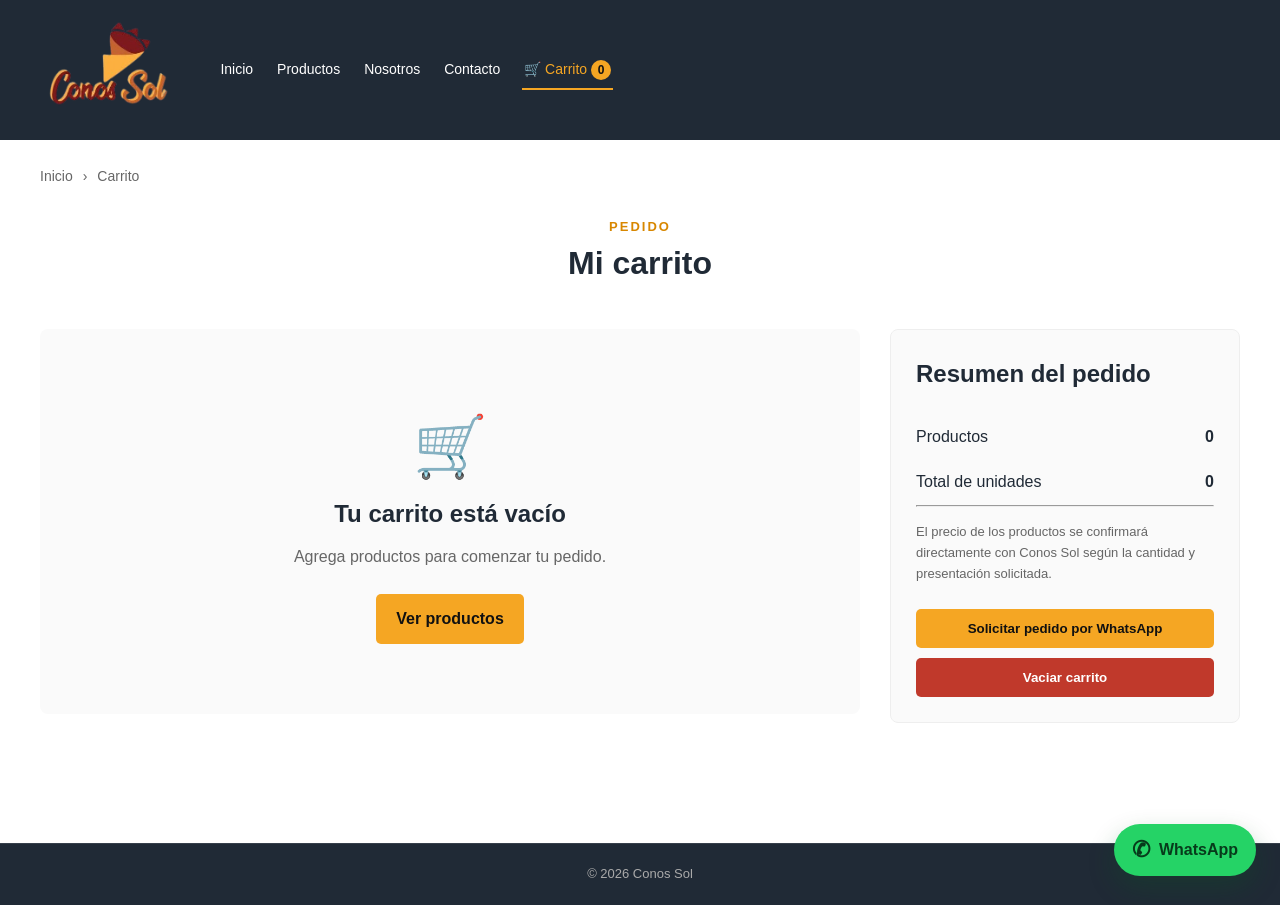
<file: pages/carrito.html>
<!DOCTYPE html>
<html lang="es">

<head>

    <meta charset="UTF-8">

    <meta
        name="viewport"
        content="width=device-width, initial-scale=1.0"
    >

    <title>Carrito | Conos Sol</title>

    <link
        rel="stylesheet"
        href="../css/style.css"
    >

</head>


<body>

    <header class="header">

        <div class="header-container">

            <a href="../index.html">

                <img
                    src="../img/logo.png"
                    alt="Conos Sol"
                    class="logo"
                >

            </a>


            <nav class="header-actions">

                <a href="../index.html">
                    Inicio
                </a>

                <a href="productos.html">
                    Productos
                </a>

                <a href="nosotros.html">
                    Nosotros
                </a>

                <a href="contacto.html">
                    Contacto
                </a>

                <a href="carrito.html" class="cart-link" aria-current="page">
                    🛒 Carrito
                    <span id="cartCounter">0</span>
                </a>

            </nav>

        </div>

    </header>


    <main class="cart-page">

        <div class="breadcrumb">

            <a href="../index.html">
                Inicio
            </a>

            <span>
                ›
            </span>

            <span>
                Carrito
            </span>

        </div>


        <div class="section-title">

            <span>
                PEDIDO
            </span>

            <h1>
                Mi carrito
            </h1>

        </div>


        <div class="cart-layout">


            <section>

                <div
                    id="cartItems"
                    class="cart-items"
                >
                    <!-- JavaScript -->
                </div>


                <div
                    id="emptyCart"
                    class="empty-cart"
                >

                    <div>
                        🛒
                    </div>

                    <h2>
                        Tu carrito está vacío
                    </h2>

                    <p>
                        Agrega productos para comenzar tu pedido.
                    </p>

                    <a
                        href="productos.html"
                        class="btn-primary"
                    >
                        Ver productos
                    </a>

                </div>

            </section>


            <aside class="cart-summary">

                <h2>
                    Resumen del pedido
                </h2>


                <div class="summary-row">

                    <span>
                        Productos
                    </span>

                    <strong id="summaryQuantity">
                        0
                    </strong>

                </div>


                <div class="summary-row">

                    <span>
                        Total de unidades
                    </span>

                    <strong id="summaryUnits">
                        0
                    </strong>

                </div>


                <hr>


                <p class="order-note">
                    El precio de los productos se confirmará
                    directamente con Conos Sol según la cantidad
                    y presentación solicitada.
                </p>


                <button
                    onclick="generarPedidoWhatsApp()"
                    class="btn-primary full-button"
                >
                    Solicitar pedido por WhatsApp
                </button>


                <button
                    onclick="vaciarCarrito()"
                    class="btn-danger full-button"
                >
                    Vaciar carrito
                </button>

            </aside>

        </div>

    </main>


    <footer class="footer">

        <div class="footer-bottom">

            <p>
                © 2026 Conos Sol
            </p>

        </div>

    </footer>


    <script src="../js/script.js"></script>

</body>

</html>
</file>
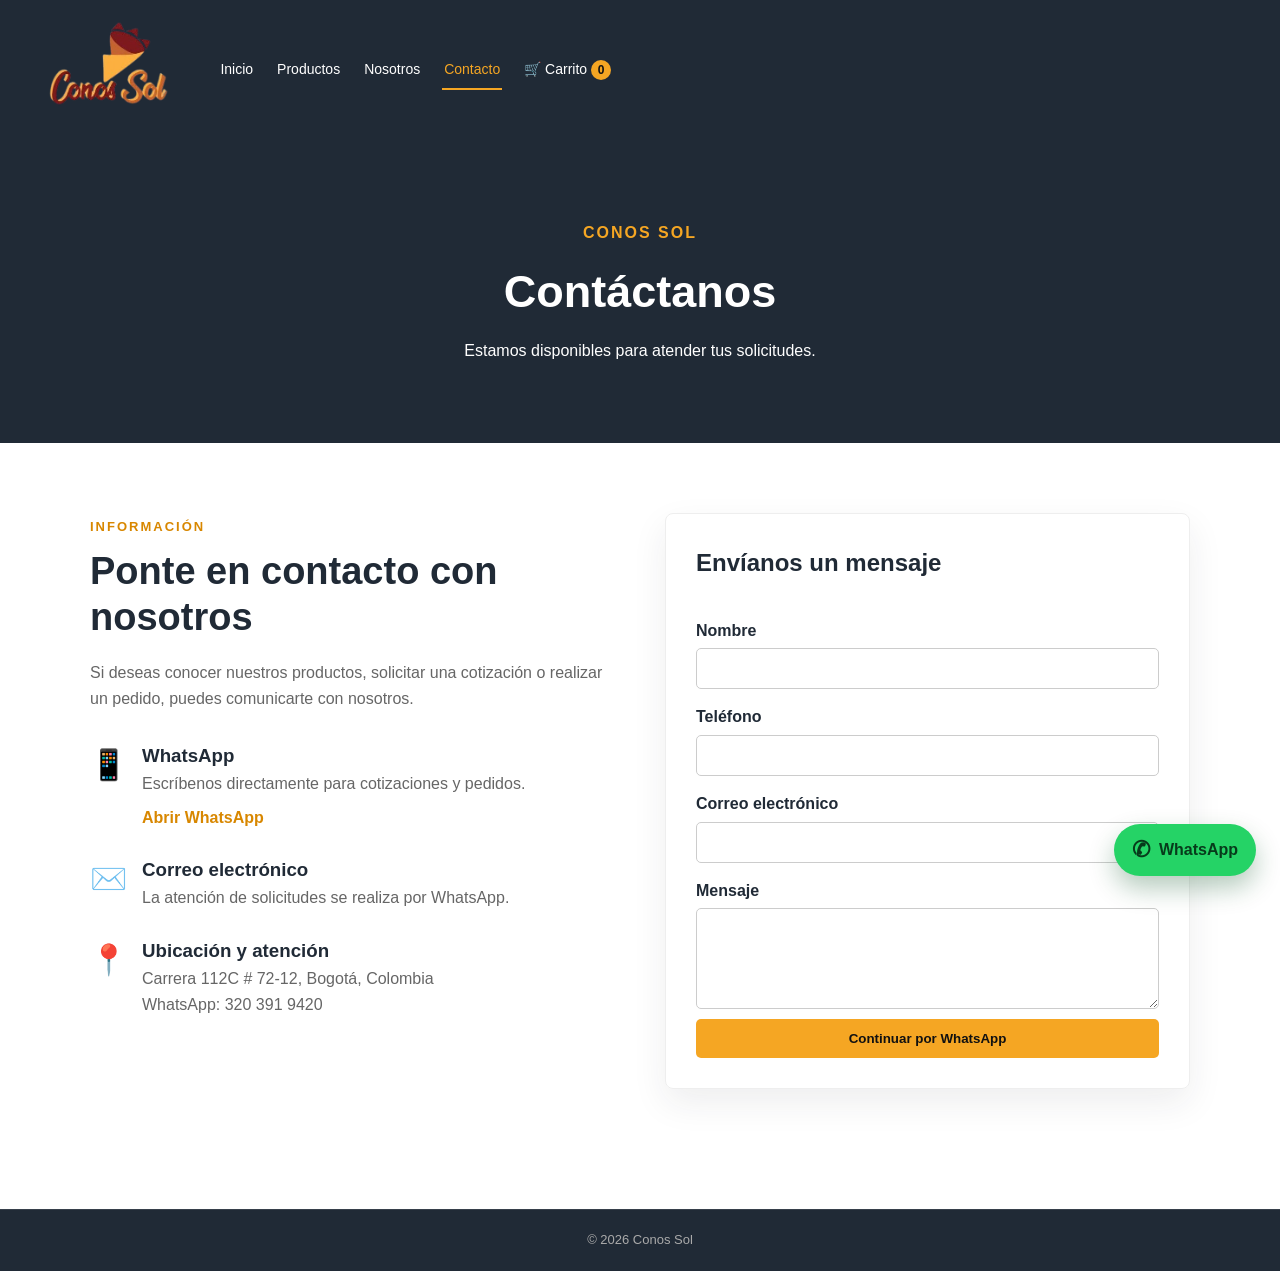
<file: pages/contacto.html>
<!DOCTYPE html>
<html lang="es">

<head>

    <meta charset="UTF-8">

    <meta
        name="viewport"
        content="width=device-width, initial-scale=1.0"
    >

    <title>Contacto | Conos Sol</title>

    <link
        rel="stylesheet"
        href="../css/style.css"
    >

</head>


<body>

    <header class="header">

        <div class="header-container">

            <a href="../index.html">

                <img
                    src="../img/logo.png"
                    alt="Conos Sol"
                    class="logo"
                >

            </a>


            <nav class="header-actions">

                <a href="../index.html">
                    Inicio
                </a>

                <a href="productos.html">
                    Productos
                </a>

                <a href="nosotros.html">
                    Nosotros
                </a>

                <a href="contacto.html">
                    Contacto
                </a>

                <a href="carrito.html">
                    🛒 Carrito
                    <span id="cartCounter">0</span>
                </a>

            </nav>

        </div>

    </header>


    <main>

        <section class="page-banner">

            <span>
                CONOS SOL
            </span>

            <h1>
                Contáctanos
            </h1>

            <p>
                Estamos disponibles para atender tus solicitudes.
            </p>

        </section>


        <section class="contact-section">


            <div class="contact-info">

                <span class="section-label">
                    INFORMACIÓN
                </span>

                <h2>
                    Ponte en contacto con nosotros
                </h2>

                <p>
                    Si deseas conocer nuestros productos,
                    solicitar una cotización o realizar un pedido,
                    puedes comunicarte con nosotros.
                </p>


                <div class="contact-item">

                    <span>
                        📱
                    </span>

                    <div>

                        <h3>
                            WhatsApp
                        </h3>

                        <p>
                            Escríbenos directamente para cotizaciones y pedidos.
                        </p>

                        <a
                            href="https://wa.me/573203919420"
                            target="_blank"
                            rel="noopener noreferrer"
                            class="contact-whatsapp-link"
                        >
                            Abrir WhatsApp
                        </a>

                    </div>

                </div>


                <div class="contact-item">

                    <span>
                        ✉️
                    </span>

                    <div>

                        <h3>
                            Correo electrónico
                        </h3>

                        <p>
                            La atención de solicitudes se realiza por WhatsApp.
                        </p>

                    </div>

                </div>


                <div class="contact-item">

                    <span>
                        📍
                    </span>

                    <div>

                        <h3>
                            Ubicación y atención
                        </h3>

                        <p>
                            Carrera 112C # 72-12, Bogotá, Colombia
                        </p>

                        <p>
                            WhatsApp: 320 391 9420
                        </p>

                    </div>

                </div>

            </div>


            <div class="contact-form-container">

                <h2>
                    Envíanos un mensaje
                </h2>

                <form
                    id="contactForm"
                    onsubmit="enviarFormulario(event)"
                >

                    <label for="nombre">
                        Nombre
                    </label>

                    <input
                        type="text"
                        id="nombre"
                        required
                    >


                    <label for="telefono">
                        Teléfono
                    </label>

                    <input
                        type="tel"
                        id="telefono"
                        required
                    >


                    <label for="correo">
                        Correo electrónico
                    </label>

                    <input
                        type="email"
                        id="correo"
                        required
                    >


                    <label for="mensaje">
                        Mensaje
                    </label>

                    <textarea
                        id="mensaje"
                        rows="5"
                        required
                    ></textarea>


                    <button
                        type="submit"
                        class="btn-primary full-button"
                    >
                        Continuar por WhatsApp
                    </button>

                </form>

            </div>

        </section>

    </main>


    <footer class="footer">

        <div class="footer-bottom">

            <p>
                © 2026 Conos Sol
            </p>

        </div>

    </footer>


    <script src="../js/script.js"></script>

</body>

</html>
</file>
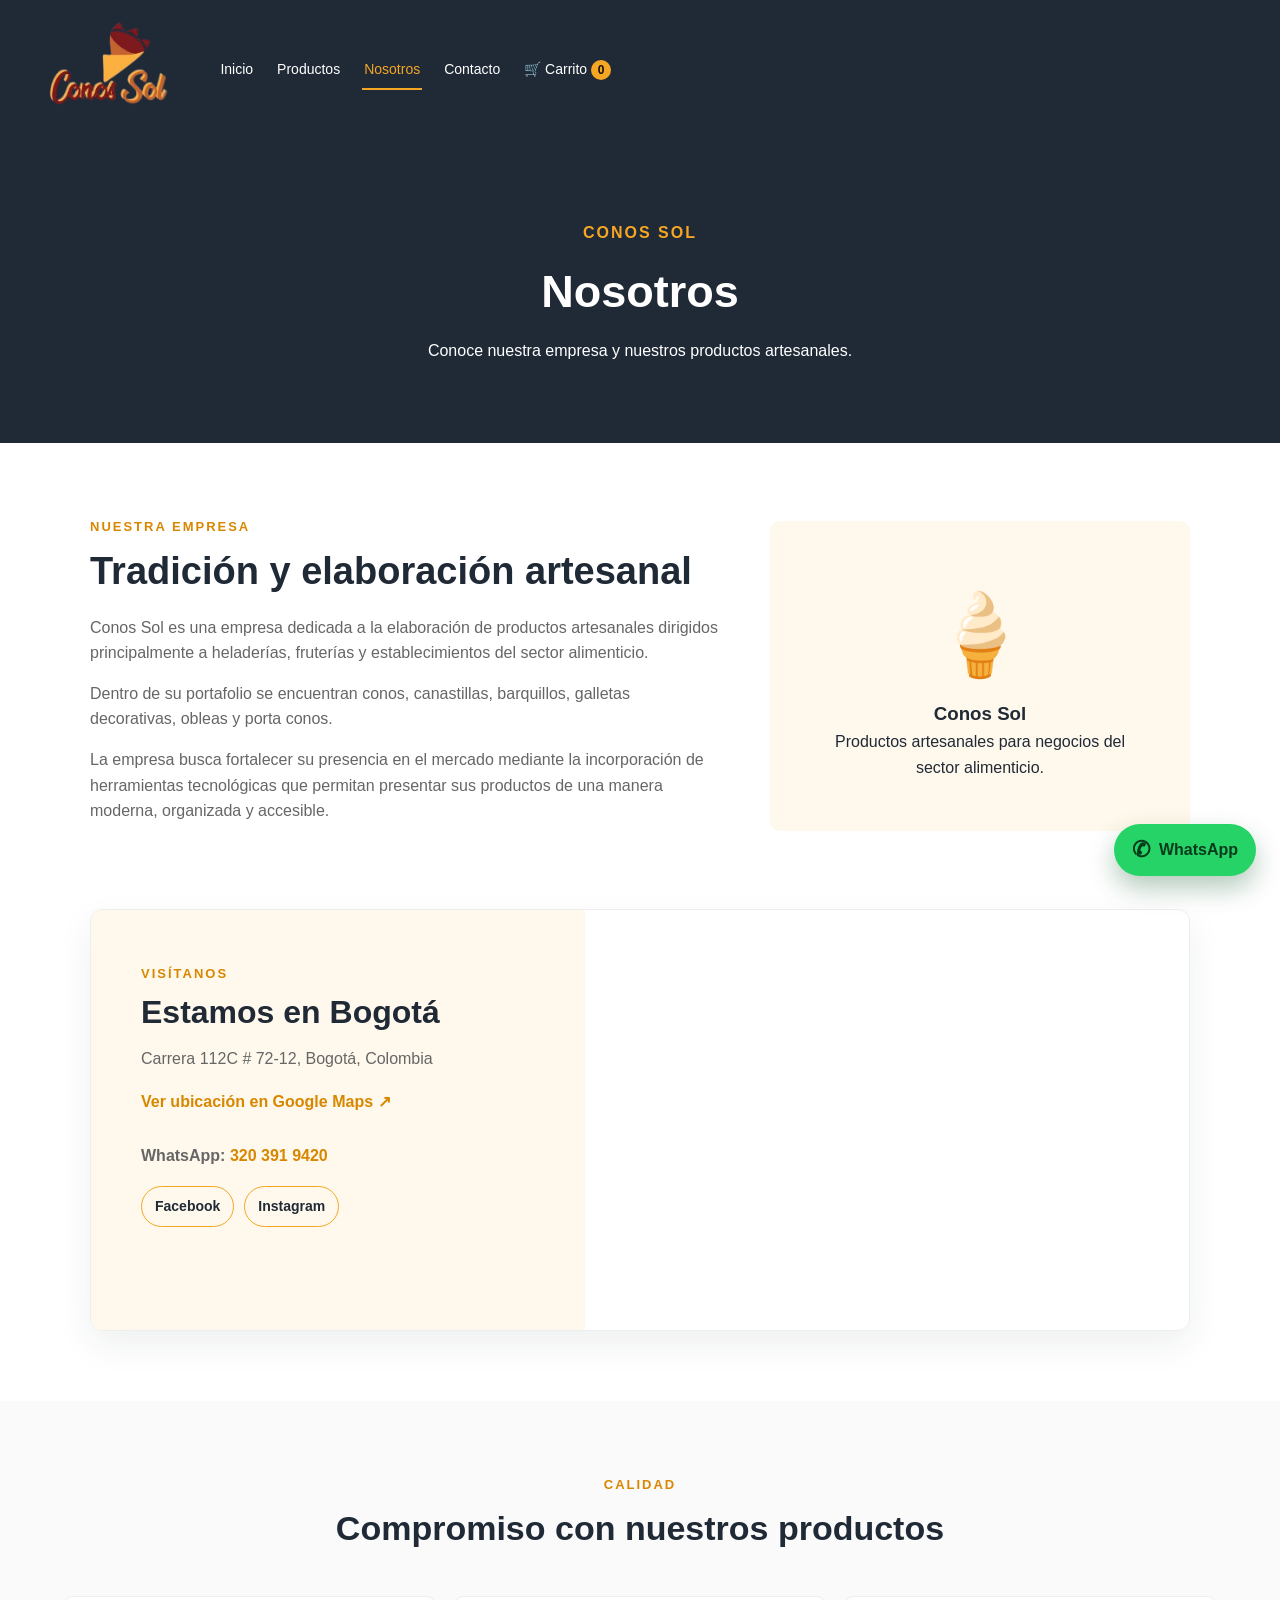
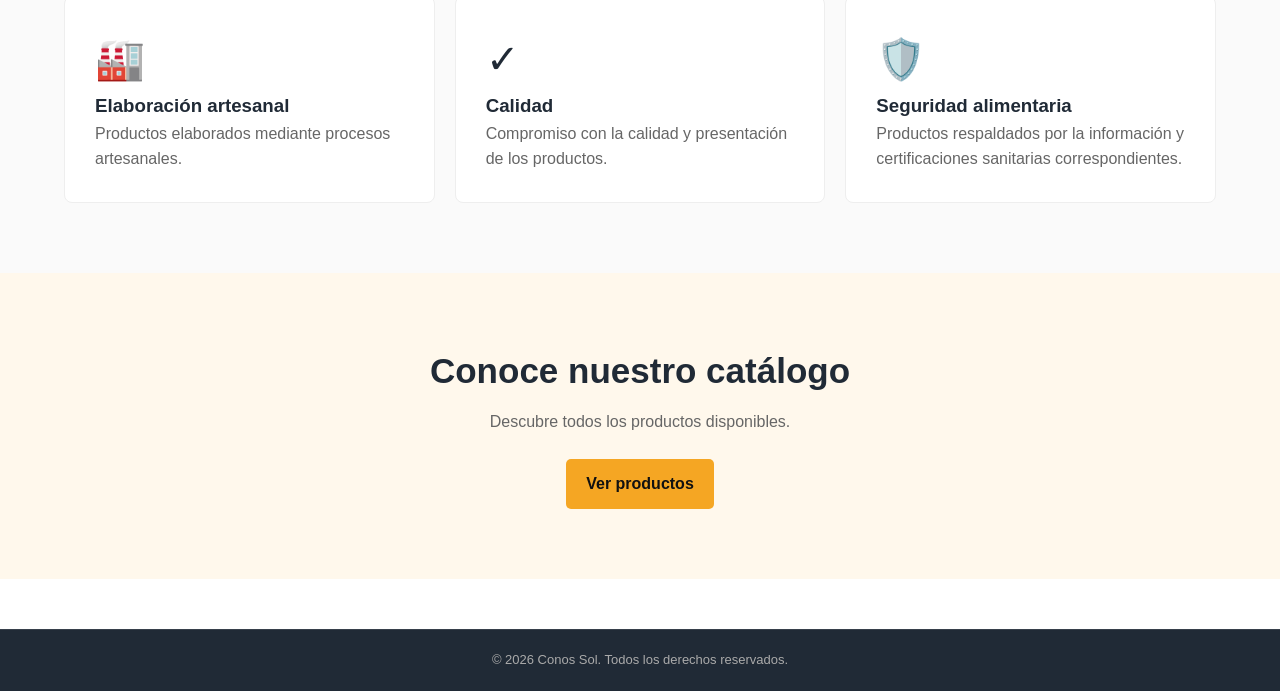
<file: pages/nosotros.html>
<!DOCTYPE html>
<html lang="es">

<head>

    <meta charset="UTF-8">

    <meta
        name="viewport"
        content="width=device-width, initial-scale=1.0"
    >

    <title>Nosotros | Conos Sol</title>

    <link
        rel="stylesheet"
        href="../css/style.css"
    >

</head>


<body>

    <header class="header">

        <div class="header-container">

            <a href="../index.html">

                <img
                    src="../img/logo.png"
                    alt="Conos Sol"
                    class="logo"
                >

            </a>


            <nav class="header-actions">

                <a href="../index.html">
                    Inicio
                </a>

                <a href="productos.html">
                    Productos
                </a>

                <a href="nosotros.html">
                    Nosotros
                </a>

                <a href="contacto.html">
                    Contacto
                </a>

                <a href="carrito.html">
                    🛒 Carrito
                    <span id="cartCounter">0</span>
                </a>

            </nav>

        </div>

    </header>


    <main>

        <section class="page-banner">

            <span>
                CONOS SOL
            </span>

            <h1>
                Nosotros
            </h1>

            <p>
                Conoce nuestra empresa y nuestros productos artesanales.
            </p>

        </section>


        <section class="content-section">

            <div class="content-text">

                <span class="section-label">
                    NUESTRA EMPRESA
                </span>

                <h2>
                    Tradición y elaboración artesanal
                </h2>

                <p>
                    Conos Sol es una empresa dedicada a la elaboración
                    de productos artesanales dirigidos principalmente
                    a heladerías, fruterías y establecimientos del
                    sector alimenticio.
                </p>

                <p>
                    Dentro de su portafolio se encuentran conos,
                    canastillas, barquillos, galletas decorativas,
                    obleas y porta conos.
                </p>

                <p>
                    La empresa busca fortalecer su presencia en el
                    mercado mediante la incorporación de herramientas
                    tecnológicas que permitan presentar sus productos
                    de una manera moderna, organizada y accesible.
                </p>

            </div>


            <div class="company-card">

                <div class="big-icon">
                    🍦
                </div>

                <h3>
                    Conos Sol
                </h3>

                <p>
                    Productos artesanales para negocios
                    del sector alimenticio.
                </p>

            </div>

        </section>


        <section class="company-contact-section">

            <div class="company-contact-card">

                <span class="section-label">VISÍTANOS</span>

                <h2>Estamos en Bogotá</h2>

                <p>
                    Carrera 112C # 72-12, Bogotá, Colombia
                </p>

                <a
                    href="https://www.google.com/maps/place/Cra.+112c+%2372-12,+Bogot%C3%A1/@4.7132601,-74.1307464,17z/data=!3m1!4b1!4m6!3m5!1s0x8e3f8356991a00e5:0xc713c4ca42917893!8m2!3d4.7132601!4d-74.1281715!16s%2Fg%2F11mhq34lkf?hl=es&entry=ttu&g_ep=EgoyMDI2MDgxNi4wIKXMDSoASAFQAw%3D%3D"
                    target="_blank"
                    rel="noopener noreferrer"
                    class="map-link"
                >
                    Ver ubicación en Google Maps ↗
                </a>

                <p class="company-phone">
                    <strong>WhatsApp:</strong>
                    <a href="https://api.whatsapp.com/send/?phone=573203919420&text&type=phone_number&app_absent=0" target="_blank" rel="noopener noreferrer">320 391 9420</a>
                </p>

                <div class="social-links" aria-label="Redes sociales de Conos Sol">

                    <a href="https://www.facebook.com/p/CONOS-SOL-100062987600963/?locale=es_LA" target="_blank" rel="noopener noreferrer">Facebook</a>

                    <a href="https://www.instagram.com/conos_sol/" target="_blank" rel="noopener noreferrer">Instagram</a>

                </div>

            </div>

            <iframe
                class="company-map"
                title="Ubicación de Conos Sol en Bogotá"
                src="https://www.google.com/maps?q=Carrera+112C+%2372-12,+Bogot%C3%A1,+Colombia&output=embed"
                loading="lazy"
                referrerpolicy="no-referrer-when-downgrade"
            ></iframe>

        </section>


        <section class="section light-section">

            <div class="section-title">

                <span>
                    CALIDAD
                </span>

                <h2>
                    Compromiso con nuestros productos
                </h2>

            </div>


            <div class="values-grid">

                <div class="value-card">

                    <div>
                        🏭
                    </div>

                    <h3>
                        Elaboración artesanal
                    </h3>

                    <p>
                        Productos elaborados mediante procesos
                        artesanales.
                    </p>

                </div>


                <div class="value-card">

                    <div>
                        ✓
                    </div>

                    <h3>
                        Calidad
                    </h3>

                    <p>
                        Compromiso con la calidad y presentación
                        de los productos.
                    </p>

                </div>


                <div class="value-card">

                    <div>
                        🛡️
                    </div>

                    <h3>
                        Seguridad alimentaria
                    </h3>

                    <p>
                        Productos respaldados por la información
                        y certificaciones sanitarias correspondientes.
                    </p>

                </div>

            </div>

        </section>


        <section class="cta-section">

            <h2>
                Conoce nuestro catálogo
            </h2>

            <p>
                Descubre todos los productos disponibles.
            </p>

            <a
                href="productos.html"
                class="btn-primary"
            >
                Ver productos
            </a>

        </section>

    </main>


    <footer class="footer">

        <div class="footer-bottom">

            <p>
                © 2026 Conos Sol. Todos los derechos reservados.
            </p>

        </div>

    </footer>


    <script src="../js/script.js"></script>

</body>

</html>
</file>
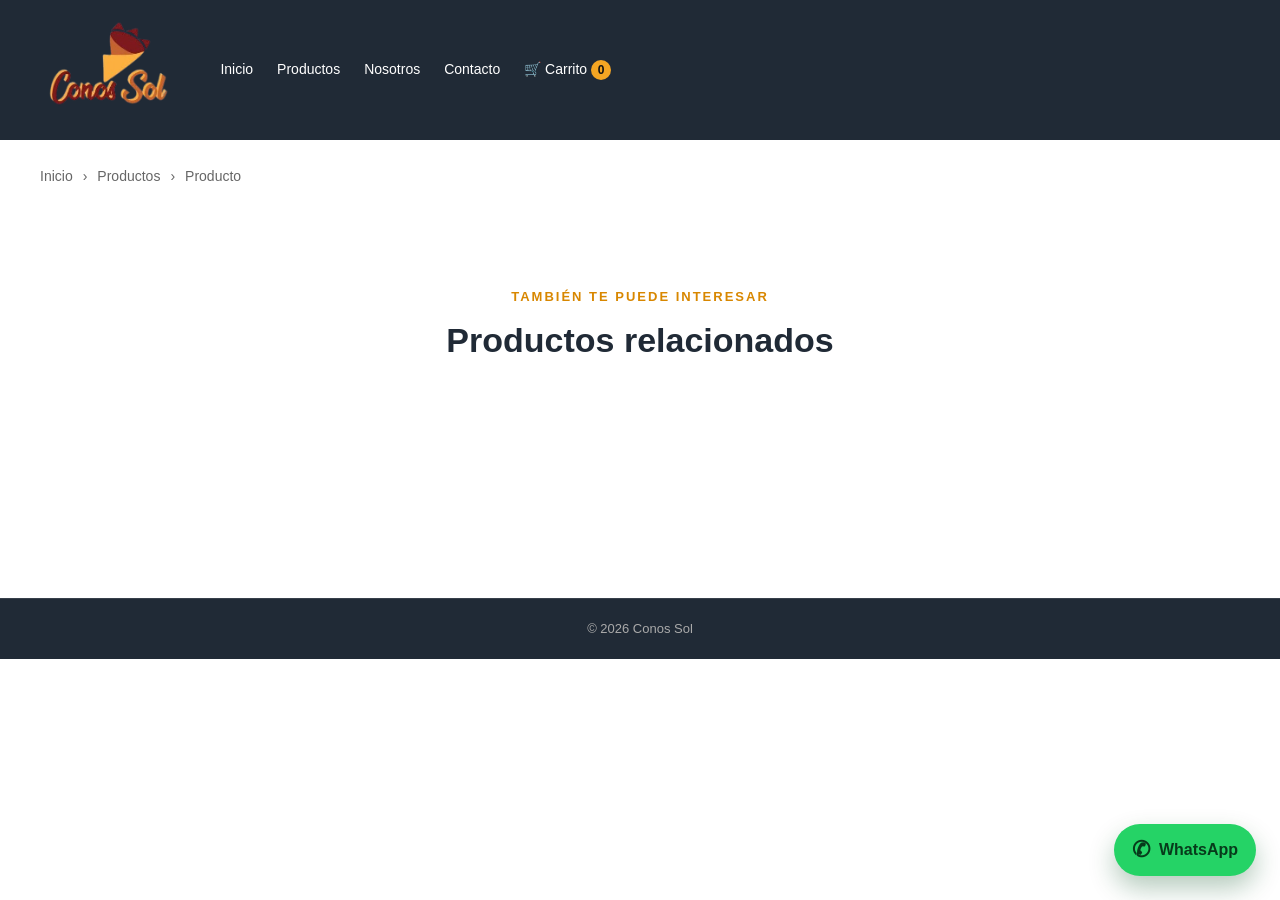
<file: pages/producto.html>
<!DOCTYPE html>
<html lang="es">

<head>

    <meta charset="UTF-8">

    <meta
        name="viewport"
        content="width=device-width, initial-scale=1.0"
    >

    <title>Producto | Conos Sol</title>

    <link
        rel="stylesheet"
        href="../css/style.css"
    >

</head>


<body>

    <header class="header">

        <div class="header-container">

            <a href="../index.html">

                <img
                    src="../img/logo.png"
                    alt="Conos Sol"
                    class="logo"
                >

            </a>


            <nav class="header-actions">

                <a href="../index.html">
                    Inicio
                </a>

                <a href="productos.html">
                    Productos
                </a>

                <a href="nosotros.html">
                    Nosotros
                </a>

                <a href="contacto.html">
                    Contacto
                </a>

                <a href="carrito.html">
                    🛒 Carrito
                    <span id="cartCounter">0</span>
                </a>

            </nav>

        </div>

    </header>


    <main class="product-detail-page">

        <div class="breadcrumb">

            <a href="../index.html">
                Inicio
            </a>

            <span>
                ›
            </span>

            <a href="productos.html">
                Productos
            </a>

            <span>
                ›
            </span>

            <span id="breadcrumbProduct">
                Producto
            </span>

        </div>


        <section
            id="productDetail"
            class="product-detail"
        >
            <!-- JavaScript -->
        </section>


        <section class="section">

            <div class="section-title">

                <span>
                    TAMBIÉN TE PUEDE INTERESAR
                </span>

                <h2>
                    Productos relacionados
                </h2>

            </div>


            <div
                id="relatedProducts"
                class="product-grid"
            >
                <!-- JavaScript -->
            </div>

        </section>

    </main>


    <footer class="footer">

        <div class="footer-bottom">

            <p>
                © 2026 Conos Sol
            </p>

        </div>

    </footer>


    <script src="../js/script.js"></script>

</body>

</html>
</file>
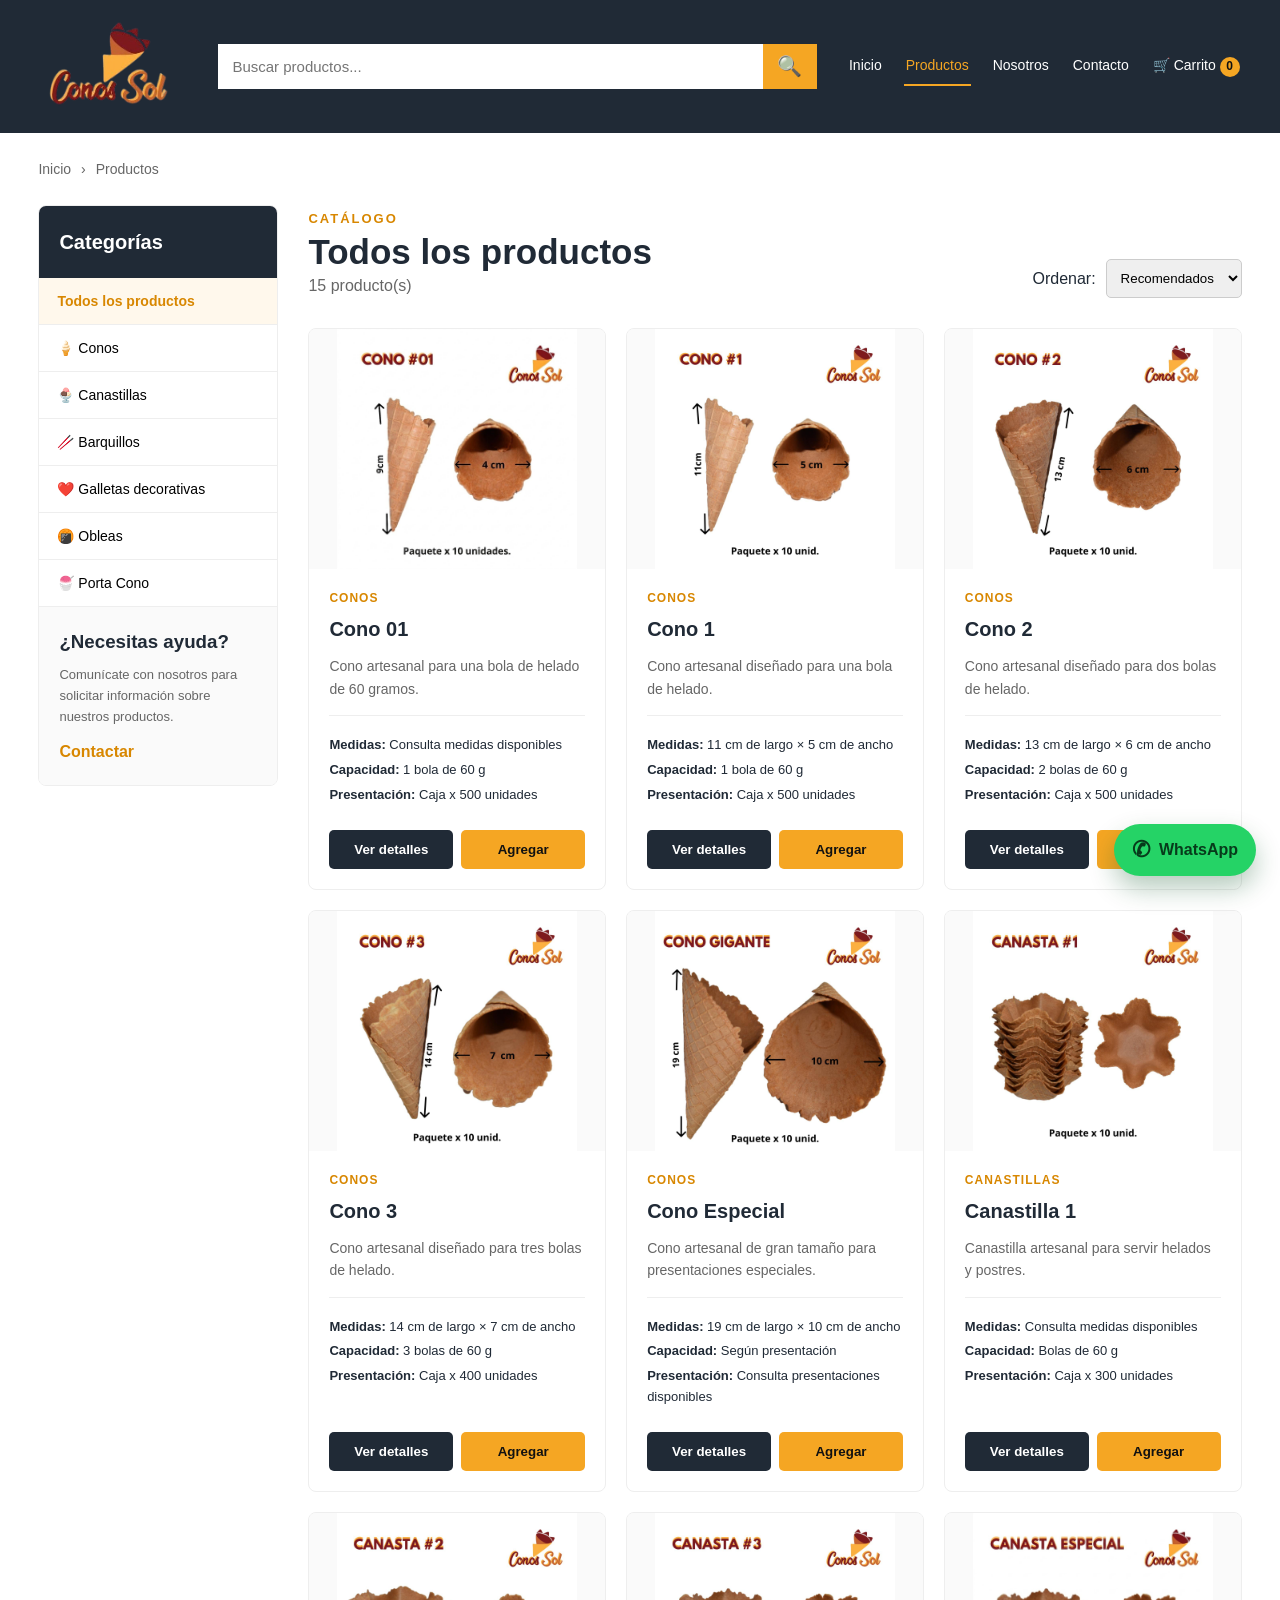
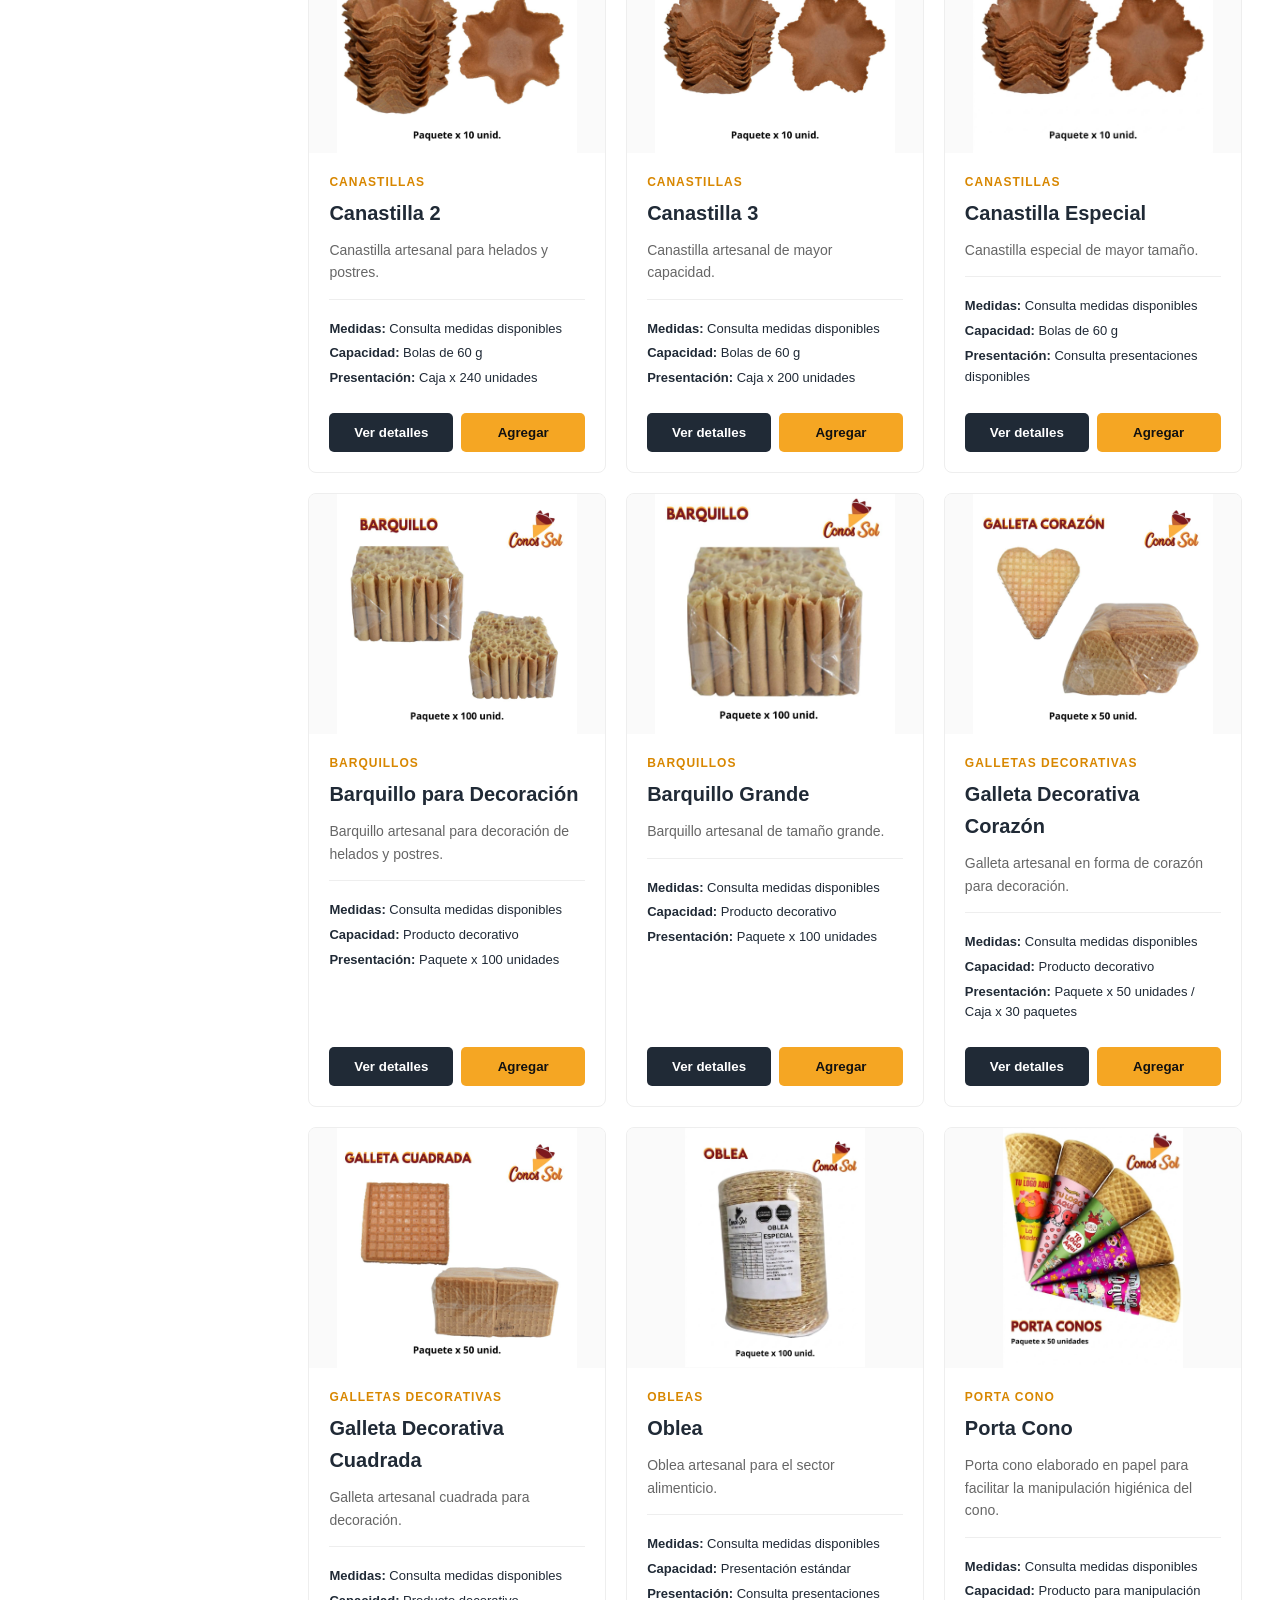
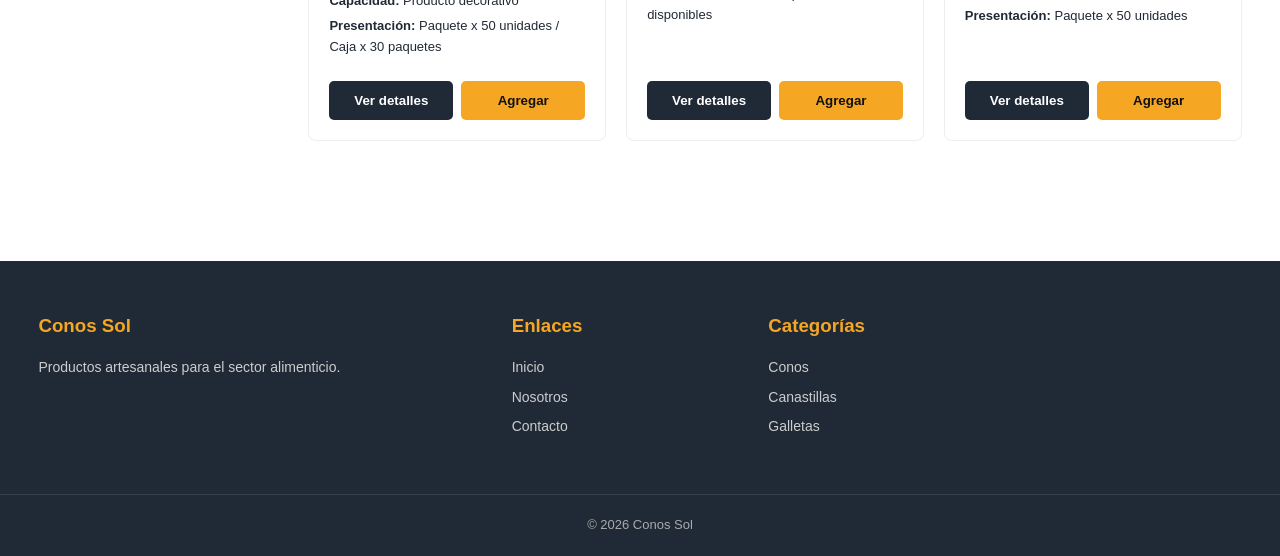
<file: pages/productos.html>
<!DOCTYPE html>
<html lang="es">
<head>

    <meta charset="UTF-8">
    <meta name="viewport" content="width=device-width, initial-scale=1.0">

    <title>Productos | Conos Sol</title>

    <link
        rel="stylesheet"
        href="../css/style.css"
    >

</head>


<body>

    <!-- HEADER -->

    <header class="header">

        <div class="header-container">

            <a href="../index.html" class="logo-container">

                <img
                    src="../img/logo.png"
                    alt="Conos Sol"
                    class="logo"
                >

            </a>


            <div class="search-container">

                <input
                    type="text"
                    id="searchProducts"
                    placeholder="Buscar productos..."
                >

                <button onclick="buscarProductos()" aria-label="Buscar productos">
                    🔍
                </button>

            </div>


            <nav class="header-actions">

                <a href="../index.html">
                    Inicio
                </a>

                <a href="productos.html">
                    Productos
                </a>

                <a href="nosotros.html">
                    Nosotros
                </a>

                <a href="contacto.html">
                    Contacto
                </a>

                <a href="carrito.html" class="cart-link">

                    🛒 Carrito

                    <span id="cartCounter">
                        0
                    </span>

                </a>

            </nav>

        </div>

    </header>


    <!-- CONTENIDO -->

    <main class="catalog-page">

        <div class="breadcrumb">

            <a href="../index.html">
                Inicio
            </a>

            <span>›</span>

            <span>
                Productos
            </span>

        </div>


        <div class="catalog-layout">


            <!-- =========================
                 CATEGORÍAS
            ========================== -->

            <aside class="sidebar">

                <div class="sidebar-header">

                    <h2>
                        Categorías
                    </h2>

                </div>


                <button
                    class="category-button active"
                    onclick="mostrarCategoria('todos')"
                >
                    Todos los productos
                </button>


                <button
                    class="category-button"
                    onclick="mostrarCategoria('conos')"
                >
                    🍦 Conos
                </button>


                <button
                    class="category-button"
                    onclick="mostrarCategoria('canastillas')"
                >
                    ​🍨​​ Canastillas
                </button>


                <button
                    class="category-button"
                    onclick="mostrarCategoria('barquillos')"
                >
                    🥢​​​ Barquillos
                </button>


                <button
                    class="category-button"
                    onclick="mostrarCategoria('galletas')"
                >
                    ❤️ Galletas decorativas
                </button>


                <button
                    class="category-button"
                    onclick="mostrarCategoria('obleas')"
                >
                    🍘​ Obleas
                </button>


                <button
                    class="category-button"
                    onclick="mostrarCategoria('porta-cono')"
                >
                    🍧​​ Porta Cono
                </button>


                <div class="sidebar-info">

                    <h3>
                        ¿Necesitas ayuda?
                    </h3>

                    <p>
                        Comunícate con nosotros para solicitar
                        información sobre nuestros productos.
                    </p>

                    <a href="contacto.html">
                        Contactar
                    </a>

                </div>

            </aside>


            <!-- =========================
                 CATÁLOGO
            ========================== -->

            <section class="catalog">

                <div class="catalog-header">

                    <div>

                        <span class="section-label">
                            CATÁLOGO
                        </span>

                        <h1 id="tituloCategoria">
                            Todos los productos
                        </h1>

                        <p id="cantidadProductos">
                            Productos disponibles
                        </p>

                    </div>


                    <div class="sort-container">

                        <label for="ordenProductos">
                            Ordenar:
                        </label>

                        <select
                            id="ordenProductos"
                            onchange="ordenarProductos()"
                        >

                            <option value="default">
                                Recomendados
                            </option>

                            <option value="nombre">
                                Nombre
                            </option>

                            <option value="categoria">
                                Categoría
                            </option>

                        </select>

                    </div>

                </div>


                <div
                    id="contenedorProductos"
                    class="product-grid"
                >
                    <!-- JavaScript cargará los productos -->
                </div>


                <div
                    id="noResults"
                    class="no-results"
                >

                    <h2>
                        No encontramos productos
                    </h2>

                    <p>
                        Intenta buscar con otro nombre o selecciona
                        una categoría diferente.
                    </p>

                </div>

            </section>

        </div>

    </main>


    <!-- FOOTER -->

    <footer class="footer">

        <div class="footer-container">

            <div>

                <h3>
                    Conos Sol
                </h3>

                <p>
                    Productos artesanales para el sector alimenticio.
                </p>

            </div>


            <div>

                <h3>
                    Enlaces
                </h3>

                <a href="../index.html">
                    Inicio
                </a>

                <a href="nosotros.html">
                    Nosotros
                </a>

                <a href="contacto.html">
                    Contacto
                </a>

            </div>


            <div>

                <h3>
                    Categorías
                </h3>

                <a href="productos.html?categoria=conos">
                    Conos
                </a>

                <a href="productos.html?categoria=canastillas">
                    Canastillas
                </a>

                <a href="productos.html?categoria=galletas">
                    Galletas
                </a>

            </div>

        </div>


        <div class="footer-bottom">

            <p>
                © 2026 Conos Sol
            </p>

        </div>

    </footer>


    <script src="../js/script.js"></script>

</body>
</html>
</file>
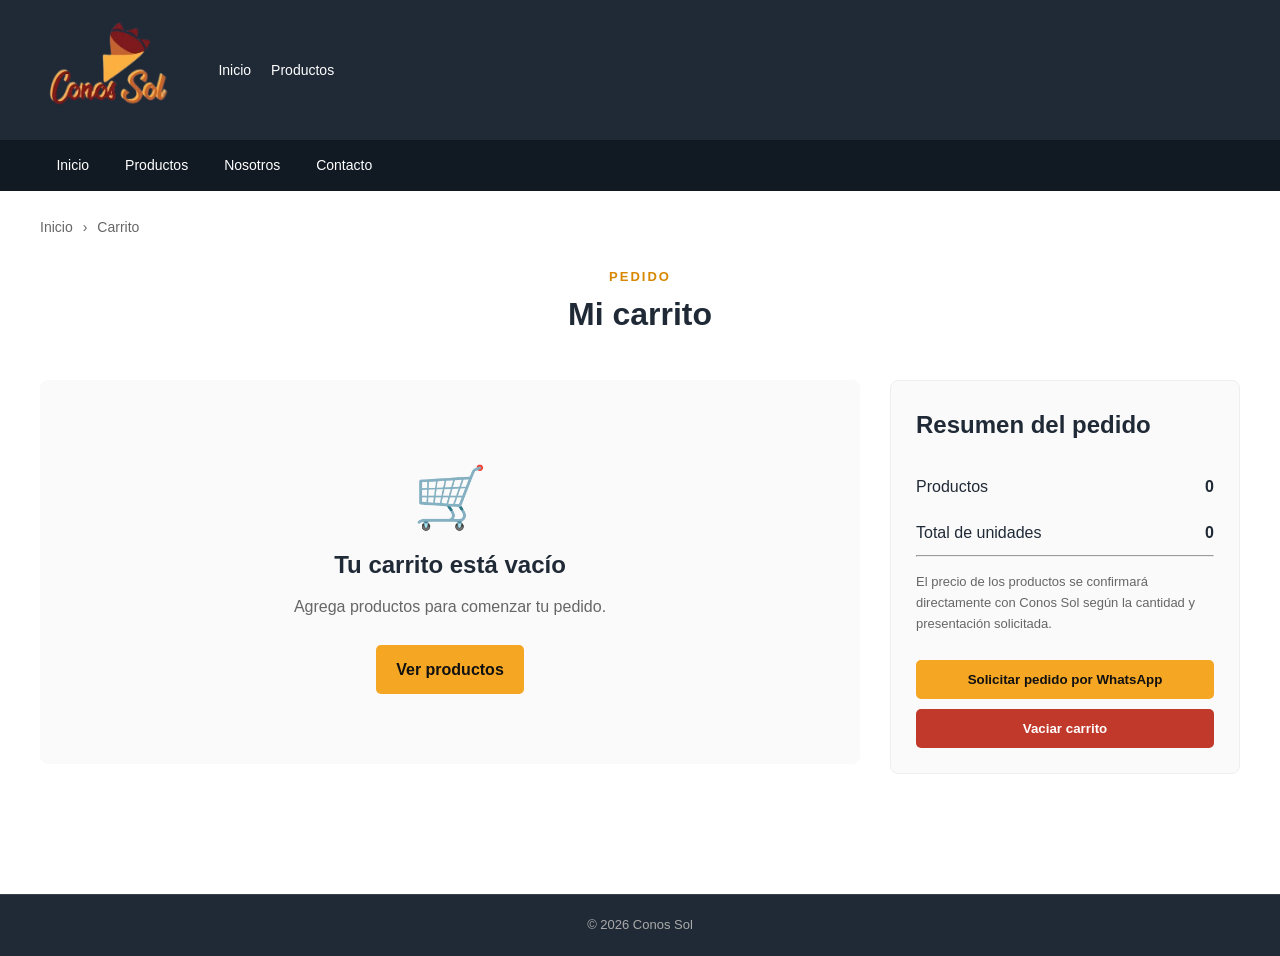
<file: conos-sol/pages/carrito.html>
<!DOCTYPE html>
<html lang="es">

<head>

    <meta charset="UTF-8">

    <meta
        name="viewport"
        content="width=device-width, initial-scale=1.0"
    >

    <title>Carrito | Conos Sol</title>

    <link
        rel="stylesheet"
        href="../css/style.css"
    >

</head>


<body>

    <header class="header">

        <div class="header-container">

            <a href="../index.html">

                <img
                    src="../img/logo.png"
                    alt="Conos Sol"
                    class="logo"
                >

            </a>


            <nav class="header-actions">

                <a href="../index.html">
                    Inicio
                </a>

                <a href="productos.html">
                    Productos
                </a>

            </nav>

        </div>

    </header>


    <nav class="main-nav">

        <div class="nav-container">

            <a href="../index.html">
                Inicio
            </a>

            <a href="productos.html">
                Productos
            </a>

            <a href="nosotros.html">
                Nosotros
            </a>

            <a href="contacto.html">
                Contacto
            </a>

        </div>

    </nav>


    <main class="cart-page">

        <div class="breadcrumb">

            <a href="../index.html">
                Inicio
            </a>

            <span>
                ›
            </span>

            <span>
                Carrito
            </span>

        </div>


        <div class="section-title">

            <span>
                PEDIDO
            </span>

            <h1>
                Mi carrito
            </h1>

        </div>


        <div class="cart-layout">


            <section>

                <div
                    id="cartItems"
                    class="cart-items"
                >
                    <!-- JavaScript -->
                </div>


                <div
                    id="emptyCart"
                    class="empty-cart"
                >

                    <div>
                        🛒
                    </div>

                    <h2>
                        Tu carrito está vacío
                    </h2>

                    <p>
                        Agrega productos para comenzar tu pedido.
                    </p>

                    <a
                        href="productos.html"
                        class="btn-primary"
                    >
                        Ver productos
                    </a>

                </div>

            </section>


            <aside class="cart-summary">

                <h2>
                    Resumen del pedido
                </h2>


                <div class="summary-row">

                    <span>
                        Productos
                    </span>

                    <strong id="summaryQuantity">
                        0
                    </strong>

                </div>


                <div class="summary-row">

                    <span>
                        Total de unidades
                    </span>

                    <strong id="summaryUnits">
                        0
                    </strong>

                </div>


                <hr>


                <p class="order-note">
                    El precio de los productos se confirmará
                    directamente con Conos Sol según la cantidad
                    y presentación solicitada.
                </p>


                <button
                    onclick="generarPedidoWhatsApp()"
                    class="btn-primary full-button"
                >
                    Solicitar pedido por WhatsApp
                </button>


                <button
                    onclick="vaciarCarrito()"
                    class="btn-danger full-button"
                >
                    Vaciar carrito
                </button>

            </aside>

        </div>

    </main>


    <footer class="footer">

        <div class="footer-bottom">

            <p>
                © 2026 Conos Sol
            </p>

        </div>

    </footer>


    <script src="../js/script.js"></script>

</body>

</html>
</file>
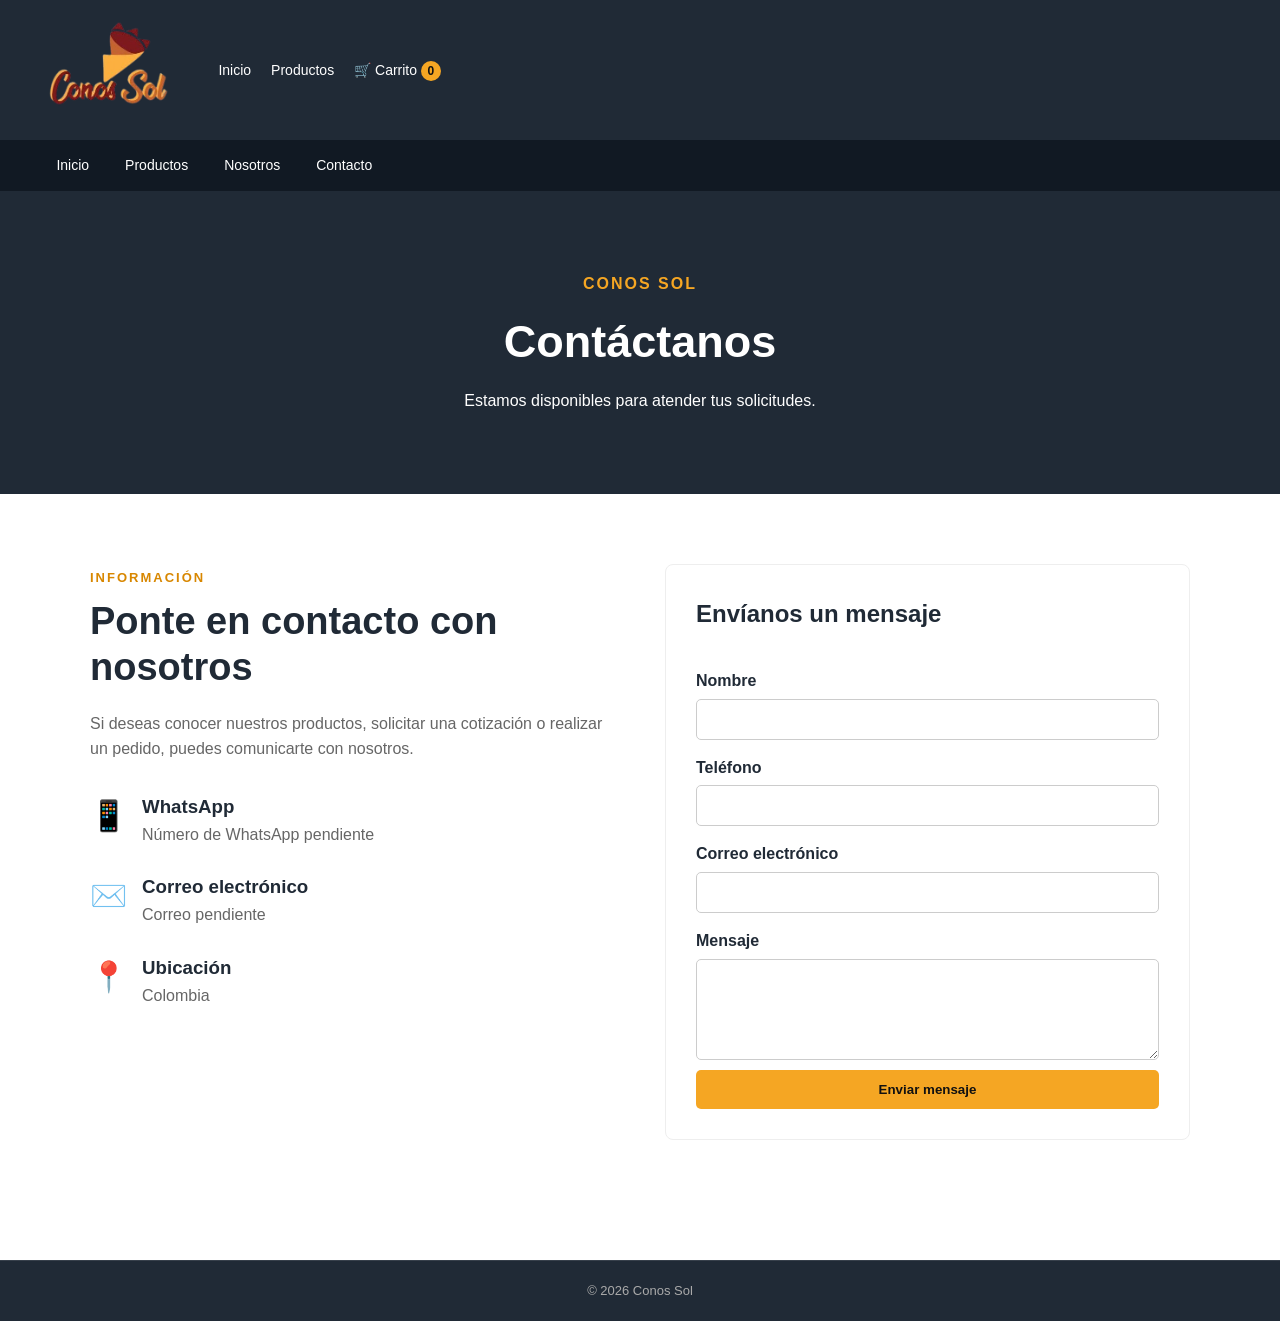
<file: conos-sol/pages/contacto.html>
<!DOCTYPE html>
<html lang="es">

<head>

    <meta charset="UTF-8">

    <meta
        name="viewport"
        content="width=device-width, initial-scale=1.0"
    >

    <title>Contacto | Conos Sol</title>

    <link
        rel="stylesheet"
        href="../css/style.css"
    >

</head>


<body>

    <header class="header">

        <div class="header-container">

            <a href="../index.html">

                <img
                    src="../img/logo.png"
                    alt="Conos Sol"
                    class="logo"
                >

            </a>


            <nav class="header-actions">

                <a href="../index.html">
                    Inicio
                </a>

                <a href="productos.html">
                    Productos
                </a>

                <a href="carrito.html">
                    🛒 Carrito
                    <span id="cartCounter">0</span>
                </a>

            </nav>

        </div>

    </header>


    <nav class="main-nav">

        <div class="nav-container">

            <a href="../index.html">
                Inicio
            </a>

            <a href="productos.html">
                Productos
            </a>

            <a href="nosotros.html">
                Nosotros
            </a>

            <a href="contacto.html">
                Contacto
            </a>

        </div>

    </nav>


    <main>

        <section class="page-banner">

            <span>
                CONOS SOL
            </span>

            <h1>
                Contáctanos
            </h1>

            <p>
                Estamos disponibles para atender tus solicitudes.
            </p>

        </section>


        <section class="contact-section">


            <div class="contact-info">

                <span class="section-label">
                    INFORMACIÓN
                </span>

                <h2>
                    Ponte en contacto con nosotros
                </h2>

                <p>
                    Si deseas conocer nuestros productos,
                    solicitar una cotización o realizar un pedido,
                    puedes comunicarte con nosotros.
                </p>


                <div class="contact-item">

                    <span>
                        📱
                    </span>

                    <div>

                        <h3>
                            WhatsApp
                        </h3>

                        <p>
                            Número de WhatsApp pendiente
                        </p>

                    </div>

                </div>


                <div class="contact-item">

                    <span>
                        ✉️
                    </span>

                    <div>

                        <h3>
                            Correo electrónico
                        </h3>

                        <p>
                            Correo pendiente
                        </p>

                    </div>

                </div>


                <div class="contact-item">

                    <span>
                        📍
                    </span>

                    <div>

                        <h3>
                            Ubicación
                        </h3>

                        <p>
                            Colombia
                        </p>

                    </div>

                </div>

            </div>


            <div class="contact-form-container">

                <h2>
                    Envíanos un mensaje
                </h2>

                <form
                    id="contactForm"
                    onsubmit="enviarFormulario(event)"
                >

                    <label for="nombre">
                        Nombre
                    </label>

                    <input
                        type="text"
                        id="nombre"
                        required
                    >


                    <label for="telefono">
                        Teléfono
                    </label>

                    <input
                        type="tel"
                        id="telefono"
                        required
                    >


                    <label for="correo">
                        Correo electrónico
                    </label>

                    <input
                        type="email"
                        id="correo"
                        required
                    >


                    <label for="mensaje">
                        Mensaje
                    </label>

                    <textarea
                        id="mensaje"
                        rows="5"
                        required
                    ></textarea>


                    <button
                        type="submit"
                        class="btn-primary full-button"
                    >
                        Enviar mensaje
                    </button>

                </form>

            </div>

        </section>

    </main>


    <footer class="footer">

        <div class="footer-bottom">

            <p>
                © 2026 Conos Sol
            </p>

        </div>

    </footer>


    <script src="../js/script.js"></script>

</body>

</html>
</file>
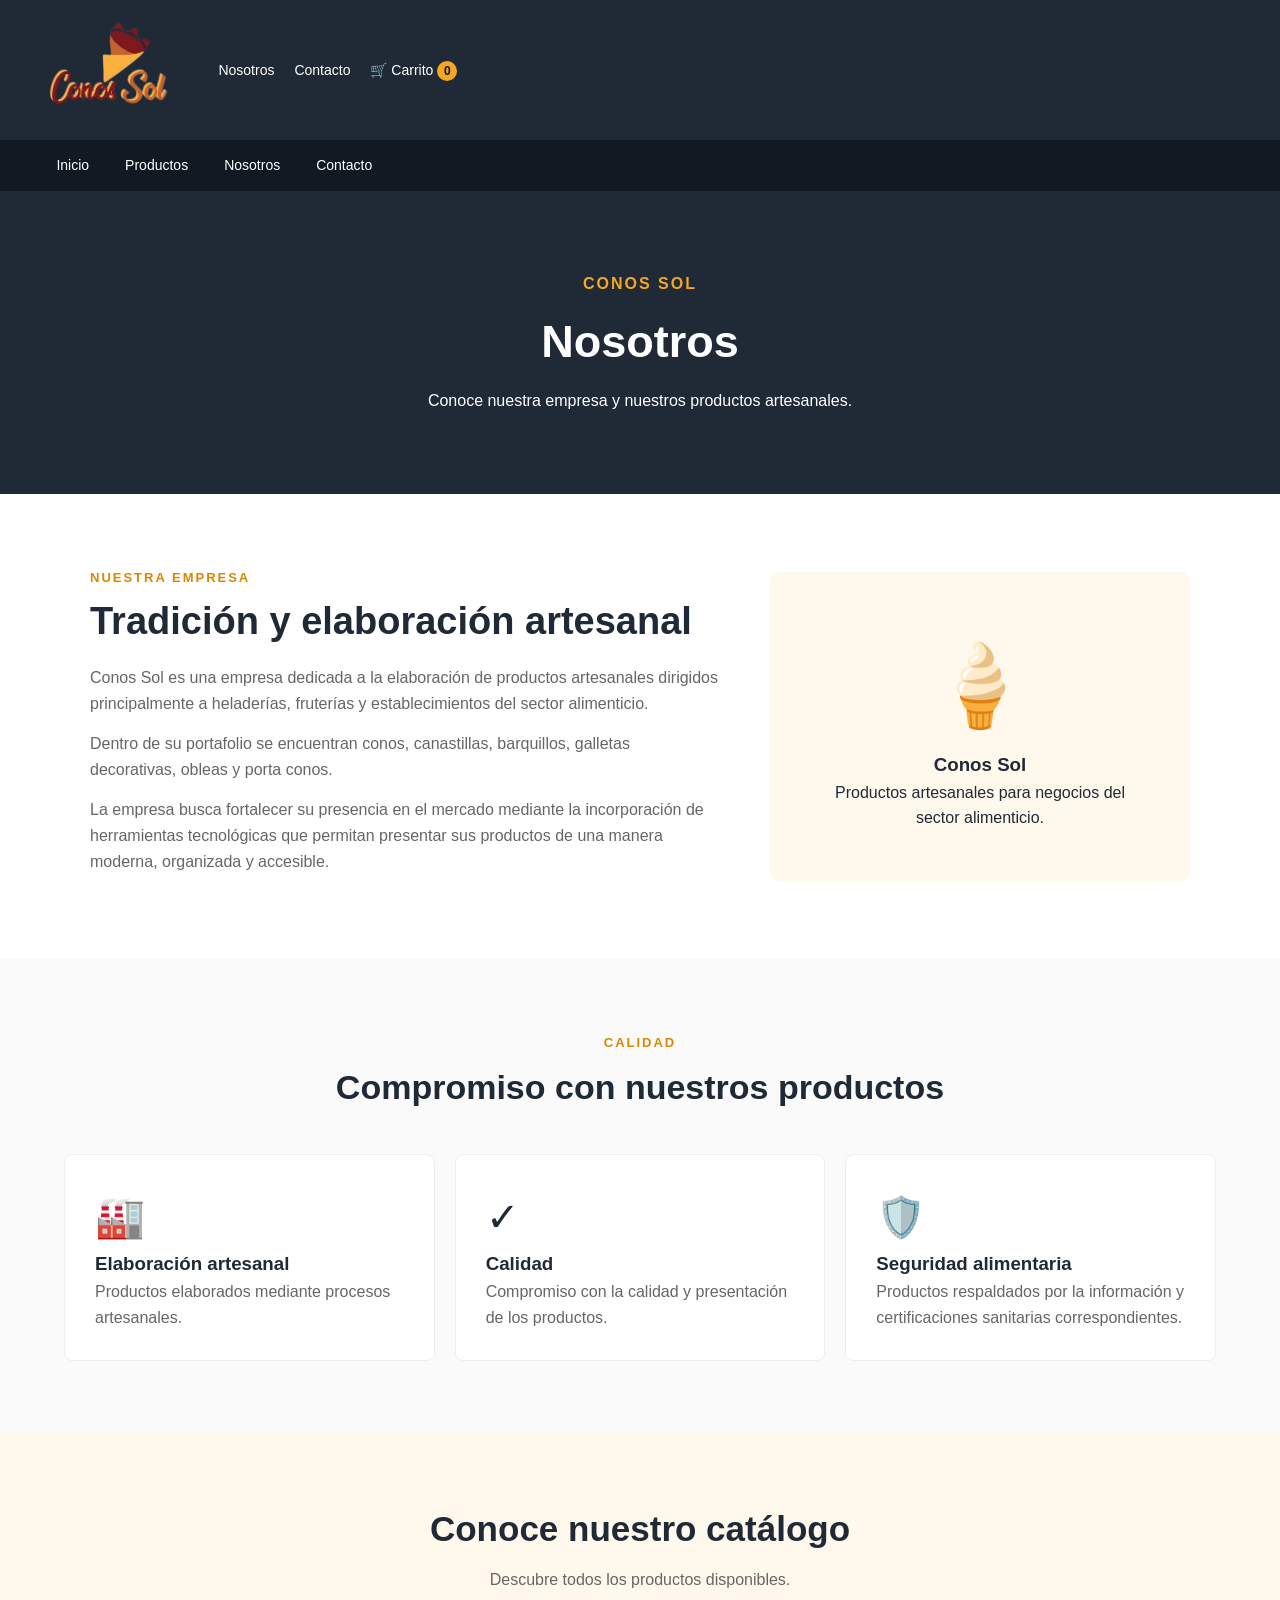
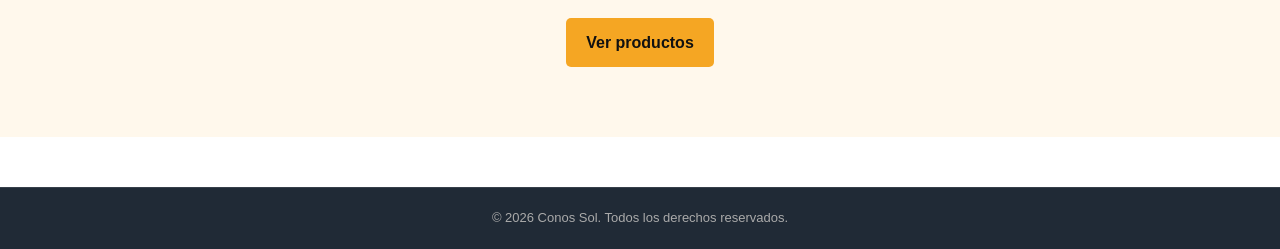
<file: conos-sol/pages/nosotros.html>
<!DOCTYPE html>
<html lang="es">

<head>

    <meta charset="UTF-8">

    <meta
        name="viewport"
        content="width=device-width, initial-scale=1.0"
    >

    <title>Nosotros | Conos Sol</title>

    <link
        rel="stylesheet"
        href="../css/style.css"
    >

</head>


<body>

    <header class="header">

        <div class="header-container">

            <a href="../index.html">

                <img
                    src="../img/logo.png"
                    alt="Conos Sol"
                    class="logo"
                >

            </a>


            <nav class="header-actions">

                <a href="nosotros.html">
                    Nosotros
                </a>

                <a href="contacto.html">
                    Contacto
                </a>

                <a href="carrito.html">
                    🛒 Carrito
                    <span id="cartCounter">0</span>
                </a>

            </nav>

        </div>

    </header>


    <nav class="main-nav">

        <div class="nav-container">

            <a href="../index.html">
                Inicio
            </a>

            <a href="productos.html">
                Productos
            </a>

            <a href="nosotros.html">
                Nosotros
            </a>

            <a href="contacto.html">
                Contacto
            </a>

        </div>

    </nav>


    <main>

        <section class="page-banner">

            <span>
                CONOS SOL
            </span>

            <h1>
                Nosotros
            </h1>

            <p>
                Conoce nuestra empresa y nuestros productos artesanales.
            </p>

        </section>


        <section class="content-section">

            <div class="content-text">

                <span class="section-label">
                    NUESTRA EMPRESA
                </span>

                <h2>
                    Tradición y elaboración artesanal
                </h2>

                <p>
                    Conos Sol es una empresa dedicada a la elaboración
                    de productos artesanales dirigidos principalmente
                    a heladerías, fruterías y establecimientos del
                    sector alimenticio.
                </p>

                <p>
                    Dentro de su portafolio se encuentran conos,
                    canastillas, barquillos, galletas decorativas,
                    obleas y porta conos.
                </p>

                <p>
                    La empresa busca fortalecer su presencia en el
                    mercado mediante la incorporación de herramientas
                    tecnológicas que permitan presentar sus productos
                    de una manera moderna, organizada y accesible.
                </p>

            </div>


            <div class="company-card">

                <div class="big-icon">
                    🍦
                </div>

                <h3>
                    Conos Sol
                </h3>

                <p>
                    Productos artesanales para negocios
                    del sector alimenticio.
                </p>

            </div>

        </section>


        <section class="section light-section">

            <div class="section-title">

                <span>
                    CALIDAD
                </span>

                <h2>
                    Compromiso con nuestros productos
                </h2>

            </div>


            <div class="values-grid">

                <div class="value-card">

                    <div>
                        🏭
                    </div>

                    <h3>
                        Elaboración artesanal
                    </h3>

                    <p>
                        Productos elaborados mediante procesos
                        artesanales.
                    </p>

                </div>


                <div class="value-card">

                    <div>
                        ✓
                    </div>

                    <h3>
                        Calidad
                    </h3>

                    <p>
                        Compromiso con la calidad y presentación
                        de los productos.
                    </p>

                </div>


                <div class="value-card">

                    <div>
                        🛡️
                    </div>

                    <h3>
                        Seguridad alimentaria
                    </h3>

                    <p>
                        Productos respaldados por la información
                        y certificaciones sanitarias correspondientes.
                    </p>

                </div>

            </div>

        </section>


        <section class="cta-section">

            <h2>
                Conoce nuestro catálogo
            </h2>

            <p>
                Descubre todos los productos disponibles.
            </p>

            <a
                href="productos.html"
                class="btn-primary"
            >
                Ver productos
            </a>

        </section>

    </main>


    <footer class="footer">

        <div class="footer-bottom">

            <p>
                © 2026 Conos Sol. Todos los derechos reservados.
            </p>

        </div>

    </footer>


    <script src="../js/script.js"></script>

</body>

</html>
</file>
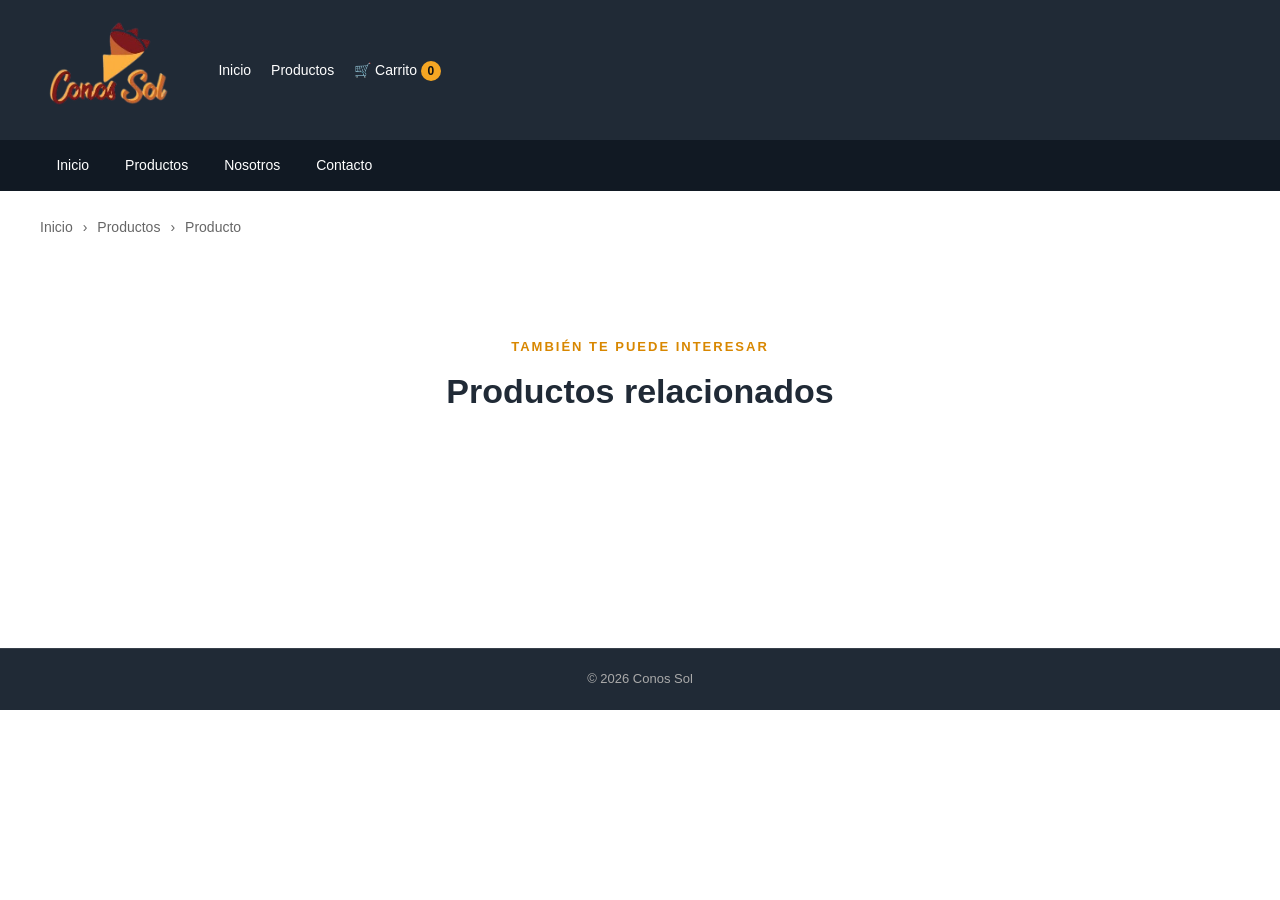
<file: conos-sol/pages/producto.html>
<!DOCTYPE html>
<html lang="es">

<head>

    <meta charset="UTF-8">

    <meta
        name="viewport"
        content="width=device-width, initial-scale=1.0"
    >

    <title>Producto | Conos Sol</title>

    <link
        rel="stylesheet"
        href="../css/style.css"
    >

</head>


<body>

    <header class="header">

        <div class="header-container">

            <a href="../index.html">

                <img
                    src="../img/logo.png"
                    alt="Conos Sol"
                    class="logo"
                >

            </a>


            <nav class="header-actions">

                <a href="../index.html">
                    Inicio
                </a>

                <a href="productos.html">
                    Productos
                </a>

                <a href="carrito.html">
                    🛒 Carrito
                    <span id="cartCounter">0</span>
                </a>

            </nav>

        </div>

    </header>


    <nav class="main-nav">

        <div class="nav-container">

            <a href="../index.html">
                Inicio
            </a>

            <a href="productos.html">
                Productos
            </a>

            <a href="nosotros.html">
                Nosotros
            </a>

            <a href="contacto.html">
                Contacto
            </a>

        </div>

    </nav>


    <main class="product-detail-page">

        <div class="breadcrumb">

            <a href="../index.html">
                Inicio
            </a>

            <span>
                ›
            </span>

            <a href="productos.html">
                Productos
            </a>

            <span>
                ›
            </span>

            <span id="breadcrumbProduct">
                Producto
            </span>

        </div>


        <section
            id="productDetail"
            class="product-detail"
        >
            <!-- JavaScript -->
        </section>


        <section class="section">

            <div class="section-title">

                <span>
                    TAMBIÉN TE PUEDE INTERESAR
                </span>

                <h2>
                    Productos relacionados
                </h2>

            </div>


            <div
                id="relatedProducts"
                class="product-grid"
            >
                <!-- JavaScript -->
            </div>

        </section>

    </main>


    <footer class="footer">

        <div class="footer-bottom">

            <p>
                © 2026 Conos Sol
            </p>

        </div>

    </footer>


    <script src="../js/script.js"></script>

</body>

</html>
</file>
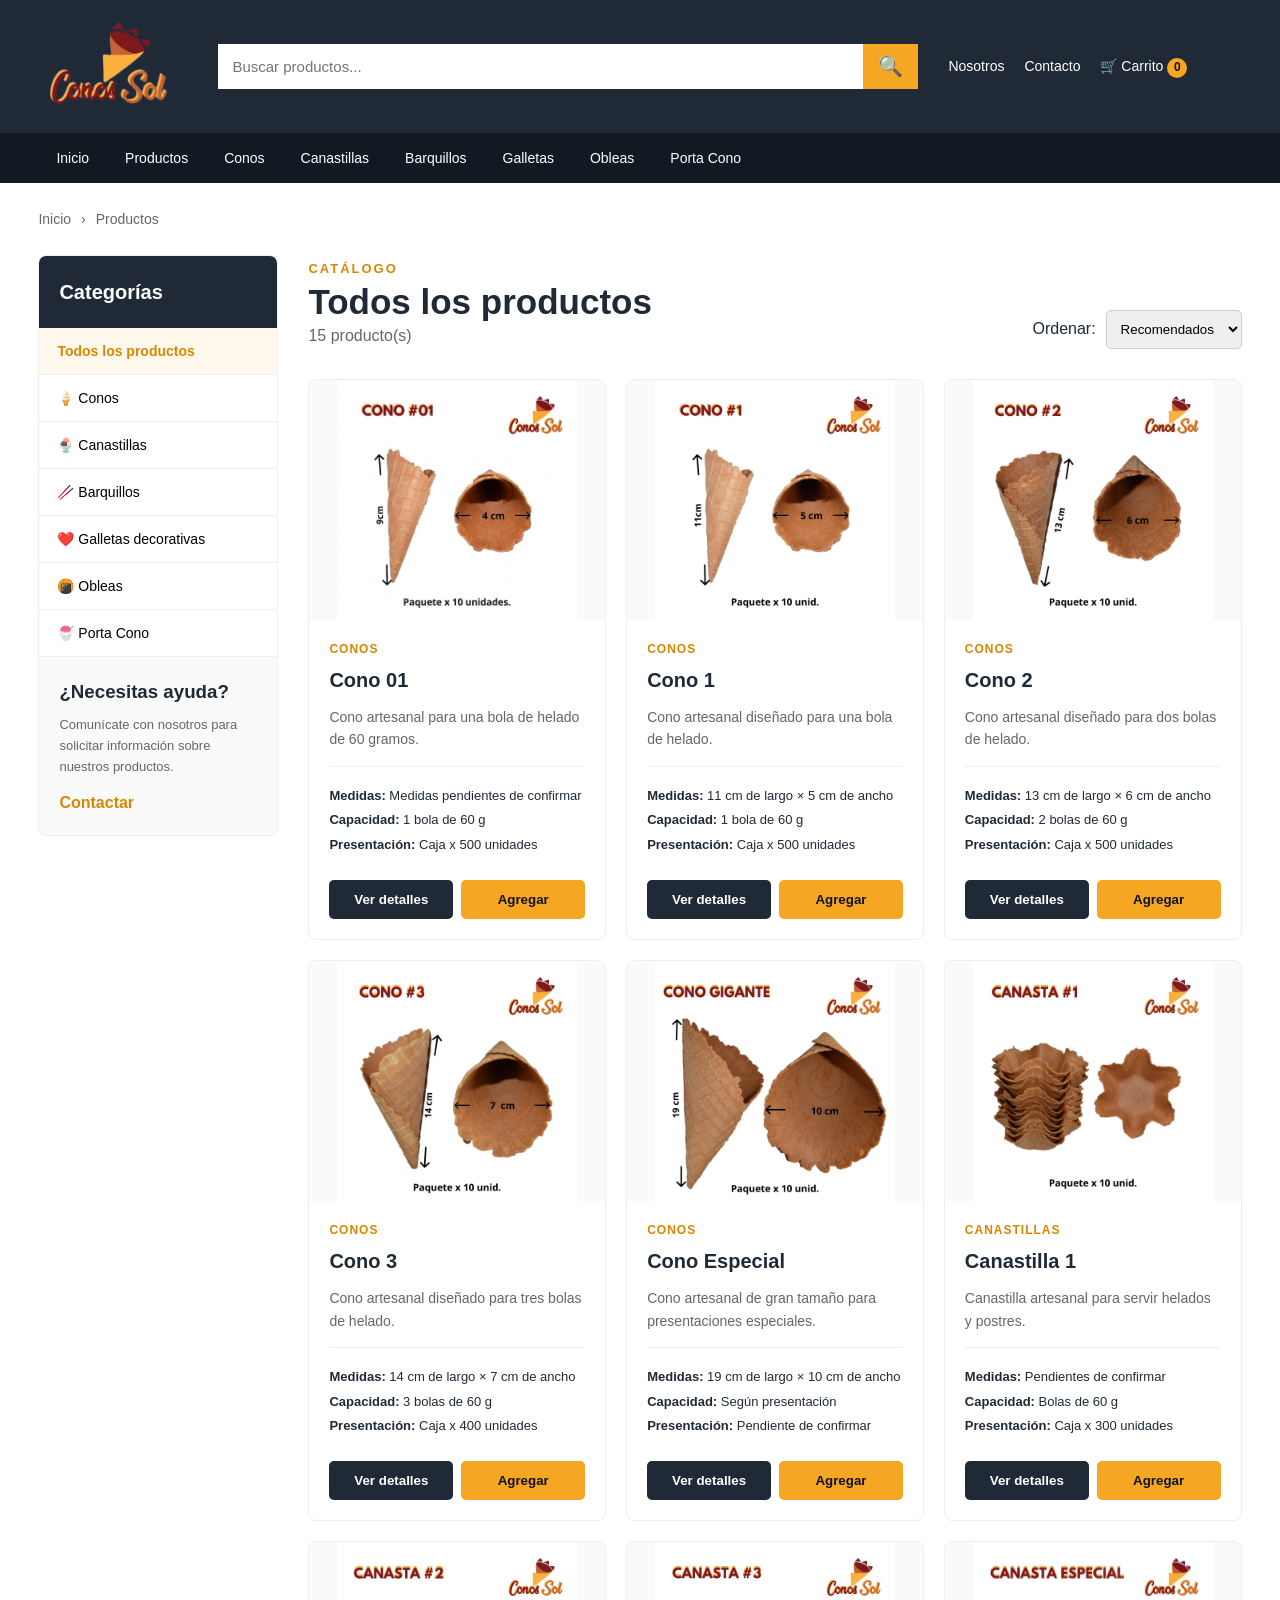
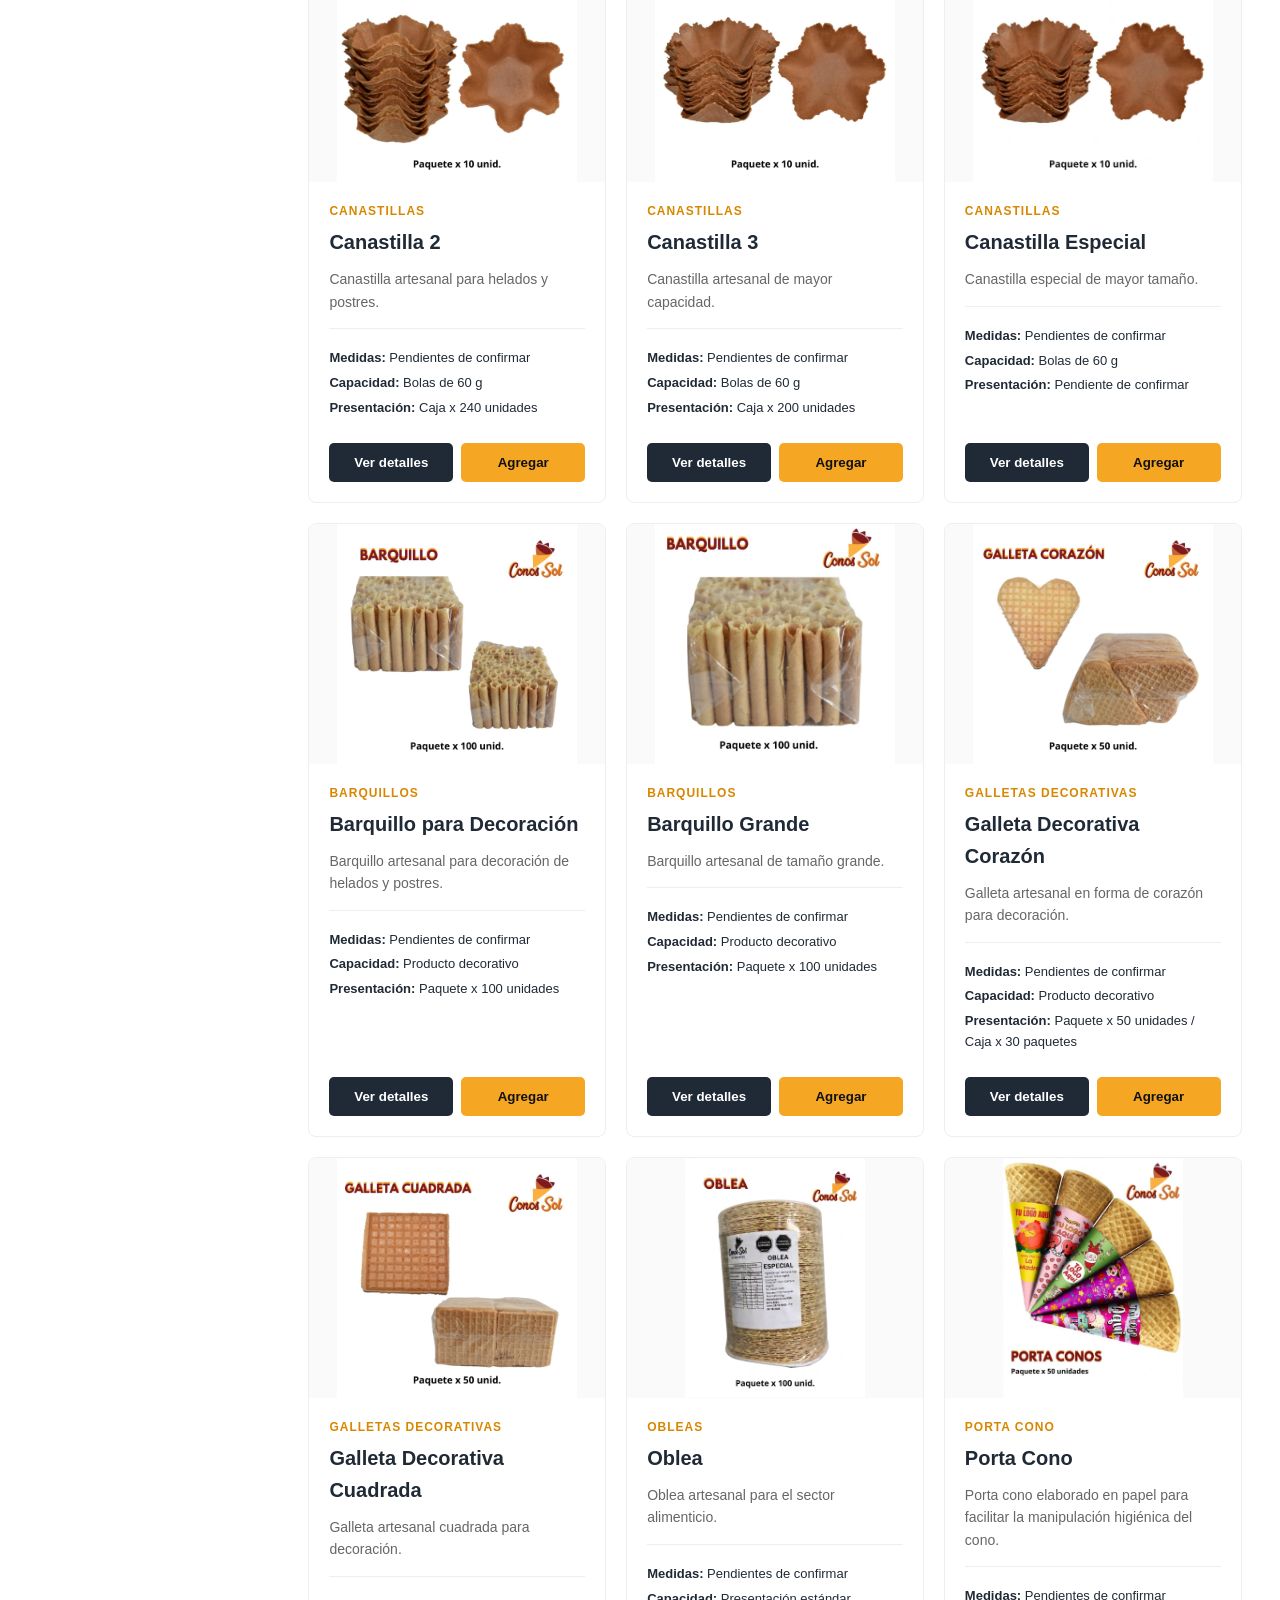
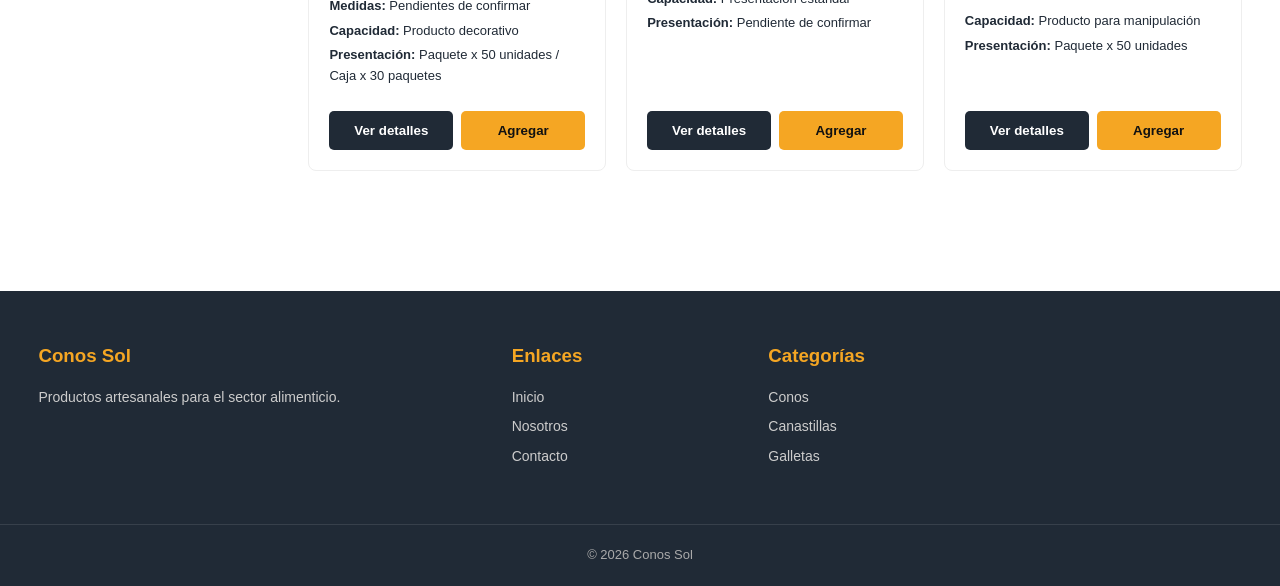
<file: conos-sol/pages/productos.html>
<!DOCTYPE html>
<html lang="es">
<head>

    <meta charset="UTF-8">
    <meta name="viewport" content="width=device-width, initial-scale=1.0">

    <title>Productos | Conos Sol</title>

    <link
        rel="stylesheet"
        href="../css/style.css"
    >

</head>


<body>

    <!-- HEADER -->

    <header class="header">

        <div class="header-container">

            <a href="../index.html" class="logo-container">

                <img
                    src="../img/logo.png"
                    alt="Conos Sol"
                    class="logo"
                >

            </a>


            <div class="search-container">

                <input
                    type="text"
                    id="searchProducts"
                    placeholder="Buscar productos..."
                >

                <button onclick="buscarProductos()">
                    🔍
                </button>

            </div>


            <nav class="header-actions">

                <a href="nosotros.html">
                    Nosotros
                </a>

                <a href="contacto.html">
                    Contacto
                </a>

                <a href="carrito.html" class="cart-link">

                    🛒 Carrito

                    <span id="cartCounter">
                        0
                    </span>

                </a>

            </nav>

        </div>

    </header>


    <!-- MENÚ PRINCIPAL -->

    <nav class="main-nav">

        <div class="nav-container">

            <a href="../index.html">
                Inicio
            </a>

            <a href="productos.html">
                Productos
            </a>

            <a href="productos.html?categoria=conos">
                Conos
            </a>

            <a href="productos.html?categoria=canastillas">
                Canastillas
            </a>

            <a href="productos.html?categoria=barquillos">
                Barquillos
            </a>

            <a href="productos.html?categoria=galletas">
                Galletas
            </a>

            <a href="productos.html?categoria=obleas">
                Obleas
            </a>

            <a href="productos.html?categoria=porta-cono">
                Porta Cono
            </a>

        </div>

    </nav>


    <!-- CONTENIDO -->

    <main class="catalog-page">

        <div class="breadcrumb">

            <a href="../index.html">
                Inicio
            </a>

            <span>›</span>

            <span>
                Productos
            </span>

        </div>


        <div class="catalog-layout">


            <!-- =========================
                 CATEGORÍAS
            ========================== -->

            <aside class="sidebar">

                <div class="sidebar-header">

                    <h2>
                        Categorías
                    </h2>

                </div>


                <button
                    class="category-button active"
                    onclick="mostrarCategoria('todos')"
                >
                    Todos los productos
                </button>


                <button
                    class="category-button"
                    onclick="mostrarCategoria('conos')"
                >
                    🍦 Conos
                </button>


                <button
                    class="category-button"
                    onclick="mostrarCategoria('canastillas')"
                >
                    ​🍨​​ Canastillas
                </button>


                <button
                    class="category-button"
                    onclick="mostrarCategoria('barquillos')"
                >
                    🥢​​​ Barquillos
                </button>


                <button
                    class="category-button"
                    onclick="mostrarCategoria('galletas')"
                >
                    ❤️ Galletas decorativas
                </button>


                <button
                    class="category-button"
                    onclick="mostrarCategoria('obleas')"
                >
                    🍘​ Obleas
                </button>


                <button
                    class="category-button"
                    onclick="mostrarCategoria('porta-cono')"
                >
                    🍧​​ Porta Cono
                </button>


                <div class="sidebar-info">

                    <h3>
                        ¿Necesitas ayuda?
                    </h3>

                    <p>
                        Comunícate con nosotros para solicitar
                        información sobre nuestros productos.
                    </p>

                    <a href="contacto.html">
                        Contactar
                    </a>

                </div>

            </aside>


            <!-- =========================
                 CATÁLOGO
            ========================== -->

            <section class="catalog">

                <div class="catalog-header">

                    <div>

                        <span class="section-label">
                            CATÁLOGO
                        </span>

                        <h1 id="tituloCategoria">
                            Todos los productos
                        </h1>

                        <p id="cantidadProductos">
                            Productos disponibles
                        </p>

                    </div>


                    <div class="sort-container">

                        <label for="ordenProductos">
                            Ordenar:
                        </label>

                        <select
                            id="ordenProductos"
                            onchange="ordenarProductos()"
                        >

                            <option value="default">
                                Recomendados
                            </option>

                            <option value="nombre">
                                Nombre
                            </option>

                            <option value="categoria">
                                Categoría
                            </option>

                        </select>

                    </div>

                </div>


                <div
                    id="contenedorProductos"
                    class="product-grid"
                >
                    <!-- JavaScript cargará los productos -->
                </div>


                <div
                    id="noResults"
                    class="no-results"
                >

                    <h2>
                        No encontramos productos
                    </h2>

                    <p>
                        Intenta buscar con otro nombre o selecciona
                        una categoría diferente.
                    </p>

                </div>

            </section>

        </div>

    </main>


    <!-- FOOTER -->

    <footer class="footer">

        <div class="footer-container">

            <div>

                <h3>
                    Conos Sol
                </h3>

                <p>
                    Productos artesanales para el sector alimenticio.
                </p>

            </div>


            <div>

                <h3>
                    Enlaces
                </h3>

                <a href="../index.html">
                    Inicio
                </a>

                <a href="nosotros.html">
                    Nosotros
                </a>

                <a href="contacto.html">
                    Contacto
                </a>

            </div>


            <div>

                <h3>
                    Categorías
                </h3>

                <a href="productos.html?categoria=conos">
                    Conos
                </a>

                <a href="productos.html?categoria=canastillas">
                    Canastillas
                </a>

                <a href="productos.html?categoria=galletas">
                    Galletas
                </a>

            </div>

        </div>


        <div class="footer-bottom">

            <p>
                © 2026 Conos Sol
            </p>

        </div>

    </footer>


    <script src="../js/script.js"></script>

</body>
</html>
</file>
<file: css/style.css>
/* =========================================================
   CONOS SOL
   ESTILOS GENERALES
========================================================= */

* {
    margin: 0;
    padding: 0;
    box-sizing: border-box;
}


:root {

    --primary: #f5a623;
    --primary-dark: #d88700;

    --dark: #202a36;
    --dark-2: #303b48;

    --cream: #fff8ec;

    --brown: #71351f;

    --white: #ffffff;

    --gray: #666666;

    --light-gray: #eeeeee;

}


body {

    font-family:
        Arial,
        Helvetica,
        sans-serif;

    color: var(--dark);

    background: #ffffff;

    line-height: 1.6;

}


a {

    text-decoration: none;

    color: inherit;

}


a:focus-visible,
button:focus-visible,
input:focus-visible,
textarea:focus-visible,
select:focus-visible {

    outline: 3px solid rgba(245, 166, 35, .75);

    outline-offset: 3px;

}


button,
input,
textarea,
select {

    font-family: inherit;

}


/* =========================================================
   HEADER
========================================================= */

.header {

    background: var(--dark);

    color: white;

}


.header-container {

    width: min(
        1400px,
        94%
    );

    margin: auto;

    min-height: 75px;

    display: flex;

    align-items: center;

    gap: 30px;

}


.logo {

    width: 150px;

    height: auto;

    object-fit: contain;

}


.logo-container {

    display: flex;

    align-items: center;

}


/* =========================================================
   BUSCADOR
========================================================= */

.search-container {

    flex: 1;

    display: flex;

    max-width: 700px;

}


.search-container input {

    width: 100%;

    padding: 14px;

    border: none;

    outline: none;

    font-size: 15px;

}


.search-container button {

    width: 60px;

    border: none;

    background: var(--primary);

    cursor: pointer;

    font-size: 20px;

}


.search-container button:hover {

    background: var(--primary-dark);

}


/* =========================================================
   ACCIONES HEADER
========================================================= */

.header-actions {

    display: flex;

    align-items: center;

    gap: 20px;

    white-space: nowrap;

}


.header-actions a {

    font-size: 14px;

    padding: 8px 2px;

    border-bottom: 2px solid transparent;

    transition: color .2s, border-color .2s;

}


.header-actions a:hover {

    color: var(--primary);

}


.cart-link {

    position: relative;

}


#cartCounter {

    background: var(--primary);

    color: #111;

    border-radius: 50%;

    min-width: 20px;

    height: 20px;

    display: inline-flex;

    align-items: center;

    justify-content: center;

    font-size: 12px;

    font-weight: bold;

}


/* =========================================================
   MENÚ
========================================================= */

.main-nav {

    background: #111923;

    color: white;

}


.nav-container {

    width: min(
        1400px,
        94%
    );

    margin: auto;

    display: flex;

    overflow-x: auto;

}


.nav-container a {

    padding: 14px 18px;

    white-space: nowrap;

    font-size: 14px;

}


.nav-container a:hover {

    background: var(--dark-2);

    color: var(--primary);

}


/* =========================================================
   HERO
========================================================= */

.hero {

    min-height: 500px;

    display: flex;

    align-items: center;

    position: relative;

    overflow: hidden;

    isolation: isolate;

    background: var(--dark) url("../img/conos/cono-especial.jpg") center / cover;

    color: white;

}


.hero-content {

    width: min(
        1400px,
        94%
    );

    margin: auto;

    max-width: 1400px;

    position: relative;

    z-index: 2;

}


.hero-tag {

    color: var(--primary);

    font-weight: bold;

    letter-spacing: 2px;

}


.hero h1 {

    font-size: clamp(
        40px,
        6vw,
        70px
    );

    line-height: 1.1;

    margin: 15px 0;

}


.hero p {

    font-size: 19px;

    margin-bottom: 30px;

}


/* =========================================================
   BOTONES
========================================================= */

.btn-primary,
.btn-secondary,
.btn-danger {

    display: inline-flex;

    align-items: center;

    justify-content: center;

    border: none;

    padding: 12px 20px;

    border-radius: 5px;

    cursor: pointer;

    font-weight: bold;

    transition: .2s;

}


.btn-primary {

    background: var(--primary);

    color: #111;

}


.btn-primary:hover {

    background: var(--primary-dark);

    transform: translateY(-1px);

}


.btn-secondary {

    background: var(--dark);

    color: white;

}


.btn-secondary:hover {

    background: var(--dark-2);

}


.btn-danger {

    background: #c0392b;

    color: white;

}


.full-button {

    width: 100%;

    margin-top: 10px;

}


/* =========================================================
   SECCIONES
========================================================= */

.section {

    width: min(
        1400px,
        94%
    );

    margin: auto;

    padding: 70px 0;

}


.section-title {

    text-align: center;

    margin-bottom: 40px;

}


.section-title span,
.section-label {

    color: var(--primary-dark);

    font-weight: bold;

    font-size: 13px;

    letter-spacing: 2px;

}


.section-title h2 {

    font-size: 34px;

    margin-top: 5px;

}


/* =========================================================
   CATEGORÍAS
========================================================= */

.category-grid {

    display: grid;

    grid-template-columns:
        repeat(
            3,
            1fr
        );

    gap: 20px;

}


.category-card {

    padding: 35px 25px;

    border: 1px solid var(--light-gray);

    border-radius: 8px;

    background: white;

    transition: .2s;

}


.category-card:hover {

    transform: translateY(-5px);

    box-shadow:
        0 8px 25px
        rgba(0,0,0,.10);

}


.category-icon {

    font-size: 45px;

    margin-bottom: 15px;

}


.category-card h3 {

    font-size: 22px;

}


.category-card p {

    color: var(--gray);

}


/* =========================================================
   INFORMACIÓN
========================================================= */

.info-section {

    background: var(--cream);

    padding: 70px max(
        3%,
        calc(
            (100% - 1400px) / 2
        )
    );

    display: grid;

    grid-template-columns:
        1fr 1fr;

    gap: 50px;

    align-items: center;

}


.info-section h2 {

    font-size: 38px;

    line-height: 1.2;

    margin: 10px 0 20px;

}


.info-section p {

    color: var(--gray);

    margin-bottom: 25px;

}


.info-box {

    display: grid;

    grid-template-columns:
        repeat(
            3,
            1fr
        );

    gap: 15px;

}


.info-box div {

    background: white;

    padding: 30px 15px;

    text-align: center;

    border-radius: 8px;

}


.info-box strong {

    display: block;

    font-size: 22px;

    color: var(--primary-dark);

}


.info-box span {

    font-size: 13px;

}


/* =========================================================
   CATÁLOGO
========================================================= */

.catalog-page {

    width: min(
        1400px,
        94%
    );

    margin: auto;

    padding: 25px 0 70px;

}


.breadcrumb {

    display: flex;

    gap: 10px;

    margin-bottom: 25px;

    color: var(--gray);

    font-size: 14px;

}


.catalog-layout {

    display: grid;

    grid-template-columns:
        240px 1fr;

    gap: 30px;

}


/* =========================================================
   SIDEBAR
========================================================= */

.sidebar {

    border:
        1px solid
        var(--light-gray);

    border-radius: 8px;

    overflow: hidden;

    height: fit-content;

    position: sticky;

    top: 20px;

}


.sidebar-header {

    padding: 20px;

    background: var(--dark);

    color: white;

}


.sidebar-header h2 {

    font-size: 20px;

}


.category-button {

    width: 100%;

    padding: 15px 18px;

    background: white;

    border: none;

    border-bottom:
        1px solid
        var(--light-gray);

    text-align: left;

    cursor: pointer;

    font-size: 14px;

}


.category-button:hover,
.category-button.active {

    background: var(--cream);

    color: var(--primary-dark);

    font-weight: bold;

}


.sidebar-info {

    padding: 20px;

    background: #fafafa;

}


.sidebar-info h3 {

    margin-bottom: 8px;

}


.sidebar-info p {

    color: var(--gray);

    font-size: 13px;

    margin-bottom: 12px;

}


.sidebar-info a {

    color: var(--primary-dark);

    font-weight: bold;

}


/* =========================================================
   CABECERA CATÁLOGO
========================================================= */

.catalog-header {

    display: flex;

    justify-content: space-between;

    align-items: end;

    gap: 20px;

    margin-bottom: 30px;

}


.catalog-header h1 {

    font-size: 35px;

    line-height: 1.2;

}


.catalog-header p {

    color: var(--gray);

}


.sort-container {

    display: flex;

    align-items: center;

    gap: 10px;

}


.sort-container select {

    padding: 10px;

    border:
        1px solid
        #ccc;

    border-radius: 5px;

}


/* =========================================================
   PRODUCTOS
========================================================= */

.product-grid {

    display: grid;

    grid-template-columns:
        repeat(
            3,
            1fr
        );

    gap: 20px;

}


.product-card {

    border:
        1px solid
        var(--light-gray);

    border-radius: 8px;

    overflow: hidden;

    background: white;

    display: flex;

    flex-direction: column;

    transition: .2s;

}


.product-card:hover {

    box-shadow:
        0 8px 25px
        rgba(0,0,0,.10);

    transform: translateY(-3px);

}


.product-image-container {

    height: 240px;

    display: flex;

    align-items: center;

    justify-content: center;

    background: #fafafa;

    overflow: hidden;

}


.product-image {

    width: 100%;

    height: 100%;

    object-fit: contain;

}


.image-placeholder {

    display: flex;

    flex-direction: column;

    align-items: center;

    justify-content: center;

    height: 100%;

    width: 100%;

    color: var(--gray);

}


.image-placeholder span {

    font-size: 50px;

}


.product-content {

    padding: 20px;

    flex: 1;

    display: flex;

    flex-direction: column;

}


.product-category {

    color: var(--primary-dark);

    font-size: 12px;

    font-weight: bold;

    text-transform: uppercase;

    letter-spacing: 1px;

}


.product-content h3 {

    font-size: 20px;

    margin: 5px 0 10px;

}


.product-description {

    color: var(--gray);

    font-size: 14px;

}


.product-specs {

    margin-top: 15px;

    padding-top: 15px;

    border-top:
        1px solid
        var(--light-gray);

}


.product-specs p {

    font-size: 13px;

    margin: 4px 0;

}


.product-actions {

    display: flex;

    gap: 8px;

    margin-top: auto;

    padding-top: 20px;

}


.product-actions button,
.product-actions a {

    flex: 1;

}


.no-results {

    display: none;

    padding: 60px 20px;

    text-align: center;

    color: var(--gray);

}


/* =========================================================
   PÁGINAS INTERNAS
========================================================= */

.page-banner {

    padding: 80px 5%;

    background: var(--dark);

    color: white;

    text-align: center;

}


.page-banner span {

    color: var(--primary);

    font-weight: bold;

    letter-spacing: 2px;

}


.page-banner h1 {

    font-size: 45px;

    margin: 10px 0;

}


.content-section {

    width: min(
        1100px,
        94%
    );

    margin: auto;

    padding: 70px 0;

    display: grid;

    grid-template-columns:
        1.5fr 1fr;

    gap: 50px;

    align-items: center;

}


.content-text h2 {

    font-size: 38px;

    line-height: 1.2;

    margin: 10px 0 20px;

}


.content-text p {

    color: var(--gray);

    margin-bottom: 15px;

}


.company-card {

    padding: 50px;

    text-align: center;

    background: var(--cream);

    border-radius: 10px;

}


.big-icon {

    font-size: 80px;

}


.light-section {

    background: #fafafa;

    width: 100%;

    padding-left: 5%;

    padding-right: 5%;

}


.values-grid {

    width: min(
        1200px,
        100%
    );

    margin: auto;

    display: grid;

    grid-template-columns:
        repeat(
            3,
            1fr
        );

    gap: 20px;

}


.value-card {

    padding: 30px;

    background: white;

    border:
        1px solid
        var(--light-gray);

    border-radius: 8px;

}


.value-card > div {

    font-size: 40px;

}


.value-card p {

    color: var(--gray);

}


/* =========================================================
   CTA
========================================================= */

.cta-section {

    padding: 70px 20px;

    text-align: center;

    background: var(--cream);

}


.cta-section h2 {

    font-size: 35px;

    margin-bottom: 10px;

}


.cta-section p {

    margin-bottom: 25px;

    color: var(--gray);

}


/* =========================================================
   CONTACTO
========================================================= */

.contact-section {

    width: min(
        1100px,
        94%
    );

    margin: auto;

    padding: 70px 0;

    display: grid;

    grid-template-columns:
        1fr 1fr;

    gap: 50px;

}


.contact-info h2 {

    font-size: 38px;

    line-height: 1.2;

    margin: 10px 0 20px;

}


.contact-info > p {

    color: var(--gray);

    margin-bottom: 30px;

}


.contact-item {

    display: flex;

    gap: 15px;

    margin: 25px 0;

}


.contact-item > span {

    font-size: 30px;

}


.contact-item p {

    color: var(--gray);

}


.contact-form-container {

    padding: 30px;

    border:
        1px solid
        var(--light-gray);

    border-radius: 8px;

    box-shadow: 0 14px 35px rgba(32, 42, 54, .08);

}


.contact-form-container h2 {

    margin-bottom: 20px;

}


.contact-form-container form {

    display: flex;

    flex-direction: column;

}


.contact-form-container label {

    margin-top: 15px;

    margin-bottom: 5px;

    font-weight: bold;

}


.contact-form-container input,
.contact-form-container textarea {

    padding: 12px;

    border:
        1px solid
        #ccc;

    border-radius: 5px;

    resize: vertical;

    outline: none;

}


.contact-form-container input:focus,
.contact-form-container textarea:focus {

    border-color:
        var(--primary);

    box-shadow: 0 0 0 3px rgba(245, 166, 35, .18);

}


/* =========================================================
   DETALLE PRODUCTO
========================================================= */

.product-detail-page {

    width: min(
        1200px,
        94%
    );

    margin: auto;

    padding: 25px 0 70px;

}


.product-detail {

    display: grid;

    grid-template-columns:
        1fr 1fr;

    gap: 50px;

    align-items: start;

}


.detail-image {

    min-height: 500px;

    background: #fafafa;

    display: flex;

    align-items: center;

    justify-content: center;

    border-radius: 10px;

    overflow: hidden;

}


.detail-image img {

    width: 100%;

    height: 500px;

    object-fit: contain;

}


.detail-content h1 {

    font-size: 45px;

    line-height: 1.1;

    margin: 10px 0 20px;

}


.detail-description {

    color: var(--gray);

    font-size: 17px;

    margin-bottom: 25px;

}


.detail-specifications {

    border-top:
        1px solid
        var(--light-gray);

}


.detail-specifications div {

    display: flex;

    justify-content: space-between;

    gap: 20px;

    padding: 15px 0;

    border-bottom:
        1px solid
        var(--light-gray);

}


.detail-specifications span {

    color: var(--gray);

}


.detail-specifications strong {

    text-align: right;

}


.detail-actions {

    display: flex;

    gap: 10px;

    margin-top: 25px;

}


.detail-actions button,
.detail-actions a {

    flex: 1;

}


.quality-box {

    margin-top: 25px;

    padding: 20px;

    background: var(--cream);

    border-radius: 8px;

}


.quality-box p {

    color: var(--gray);

    margin-top: 5px;

    font-size: 14px;

}


/* =========================================================
   CARRITO
========================================================= */

.cart-page {

    width: min(
        1200px,
        94%
    );

    margin: auto;

    padding: 25px 0 70px;

}


.cart-layout {

    display: grid;

    grid-template-columns:
        1fr 350px;

    gap: 30px;

}


.cart-items {

    display: flex;

    flex-direction: column;

    gap: 15px;

}


.cart-item {

    display: grid;

    grid-template-columns:
        100px 1fr auto auto;

    gap: 20px;

    align-items: center;

    padding: 15px;

    border:
        1px solid
        var(--light-gray);

    border-radius: 8px;

}


.cart-item-image {

    width: 100px;

    height: 100px;

    background: #fafafa;

}


.cart-item-image img {

    width: 100%;

    height: 100%;

    object-fit: contain;

}


.cart-item-info span {

    color: var(--primary-dark);

    font-size: 12px;

    font-weight: bold;

}


.cart-item-info p {

    color: var(--gray);

    font-size: 13px;

}


.quantity-control {

    display: flex;

    align-items: center;

    gap: 12px;

}


.quantity-control button {

    width: 32px;

    height: 32px;

    border: 1px solid #ccc;

    background: white;

    cursor: pointer;

    border-radius: 4px;

}


.remove-button {

    border: none;

    background: transparent;

    cursor: pointer;

    color: #c0392b;

    font-size: 20px;

}


.company-contact-section {

    width: min(1100px, 94%);

    margin: 0 auto 70px;

    display: grid;

    grid-template-columns: .9fr 1.1fr;

    min-height: 420px;

    border: 1px solid var(--light-gray);

    border-radius: 12px;

    overflow: hidden;

    background: white;

    box-shadow: 0 14px 35px rgba(32, 42, 54, .07);

}


.company-contact-card {

    padding: 50px;

    background: var(--cream);

}


.company-contact-card h2 {

    margin: 8px 0 14px;

    font-size: 32px;

    line-height: 1.2;

}


.company-contact-card > p {

    color: var(--gray);

    margin-bottom: 18px;

}


.map-link,
.company-phone a {

    color: var(--primary-dark);

    font-weight: bold;

}


.company-phone {

    margin-top: 28px;

}


.social-links {

    display: flex;

    flex-wrap: wrap;

    gap: 10px;

    margin-top: 18px;

}


.social-links a {

    padding: 8px 13px;

    border: 1px solid var(--primary);

    border-radius: 999px;

    color: var(--dark);

    font-size: 14px;

    font-weight: bold;

}


.social-links a:hover {

    background: var(--primary);

}


.company-map {

    width: 100%;

    height: 100%;

    min-height: 420px;

    border: 0;

}


.header-actions a[aria-current="page"] {

    color: var(--primary);

    border-bottom-color: var(--primary);

}


@media (prefers-reduced-motion: reduce) {

    .hero-video {

        display: none;

    }

}


.hero::before {

    content: "";

    position: absolute;

    z-index: 1;

    inset: 0;

    background: linear-gradient(
        90deg,
        rgba(32, 42, 54, .94),
        rgba(32, 42, 54, .64) 58%,
        rgba(32, 42, 54, .28)
    );

}


.hero-video {

    position: absolute;

    z-index: 0;

    inset: 0;

    width: 100%;

    height: 100%;

    object-fit: cover;

    object-position: center;

}


.contact-whatsapp-link {

    display: inline-flex;

    margin-top: 8px;

    color: var(--primary-dark);

    font-weight: bold;

}


.site-notification {

    position: fixed;

    z-index: 20;

    right: 24px;

    bottom: 86px;

    max-width: min(360px, calc(100% - 48px));

    padding: 14px 18px;

    border-radius: 8px;

    background: var(--dark);

    color: white;

    box-shadow: 0 12px 30px rgba(0, 0, 0, .2);

    opacity: 0;

    pointer-events: none;

    transform: translateY(12px);

    transition: opacity .2s, transform .2s;

}


.site-notification.is-visible {

    opacity: 1;

    transform: translateY(0);

}


.floating-whatsapp {

    position: fixed;

    z-index: 19;

    right: 24px;

    bottom: 24px;

    display: inline-flex;

    align-items: center;

    gap: 9px;

    padding: 13px 18px;

    border-radius: 999px;

    background: #25d366;

    color: #073b1b;

    font-weight: bold;

    box-shadow: 0 12px 26px rgba(10, 84, 36, .3);

    transition: transform .2s, box-shadow .2s;

}


.floating-whatsapp span:first-child {

    font-size: 22px;

    line-height: 1;

}


.floating-whatsapp:hover {

    transform: translateY(-3px);

    box-shadow: 0 16px 32px rgba(10, 84, 36, .38);

}


.cart-summary {

    padding: 25px;

    background: #fafafa;

    border:
        1px solid
        var(--light-gray);

    border-radius: 8px;

    height: fit-content;

    position: sticky;

    top: 20px;

}


.cart-summary h2 {

    margin-bottom: 20px;

}


.summary-row {

    display: flex;

    justify-content: space-between;

    padding: 10px 0;

}


.order-note {

    font-size: 13px;

    color: var(--gray);

    margin: 15px 0;

}


.empty-cart {

    text-align: center;

    padding: 70px 20px;

    background: #fafafa;

    border-radius: 8px;

}


.empty-cart > div {

    font-size: 60px;

}


.empty-cart p {

    color: var(--gray);

    margin: 10px 0 25px;

}


/* =========================================================
   FOOTER
========================================================= */

.footer {

    background: var(--dark);

    color: white;

    margin-top: 50px;

}


.footer-container {

    width: min(
        1400px,
        94%
    );

    margin: auto;

    padding: 50px 0;

    display: grid;

    grid-template-columns:
        2fr
        1fr
        1fr
        1fr;

    gap: 40px;

}


.footer-container h3 {

    margin-bottom: 15px;

    color: var(--primary);

}


.footer-container p {

    color: #ccc;

    font-size: 14px;

}


.footer-container a {

    display: block;

    color: #ccc;

    margin: 7px 0;

    font-size: 14px;

}


.footer-container a:hover {

    color: var(--primary);

}


.footer-bottom {

    padding: 20px;

    text-align: center;

    border-top:
        1px solid
        rgba(255,255,255,.1);

    color: #aaa;

    font-size: 13px;

}


/* =========================================================
   RESPONSIVE
========================================================= */

@media (max-width: 1000px) {

    .header-container {

        flex-wrap: wrap;

        padding: 15px 0;

    }


    .search-container {

        order: 3;

        flex-basis: 100%;

        max-width: none;

    }


    .category-grid {

        grid-template-columns:
            repeat(
                2,
                1fr
            );

    }


    .product-grid {

        grid-template-columns:
            repeat(
                2,
                1fr
            );

    }


    .catalog-layout {

        grid-template-columns:
            200px 1fr;

    }


    .info-section,
    .content-section,
    .contact-section,
    .company-contact-section {

        grid-template-columns:
            1fr;

    }


    .footer-container {

        grid-template-columns:
            repeat(
                2,
                1fr
            );

    }


    .product-detail {

        grid-template-columns:
            1fr;

    }

}


@media (max-width: 700px) {

    .hero {

        min-height: 440px;

        background-position: 70% center;

    }


    .company-contact-card {

        padding: 40px;

    }


    .hero h1,
    .page-banner h1 {

        font-size: 38px;

    }

    .header-actions {

        width: 100%;

        justify-content: center;

        overflow-x: auto;

    }


    .category-grid,
    .product-grid,
    .values-grid {

        grid-template-columns:
            1fr;

    }


    .catalog-layout {

        grid-template-columns:
            1fr;

    }


    .sidebar {

        position: static;

    }


    .catalog-header {

        flex-direction: column;

        align-items: stretch;

    }


    .sort-container {

        justify-content: space-between;

    }


    .info-box {

        grid-template-columns:
            1fr;

    }


    .footer-container {

        grid-template-columns:
            1fr;

    }


    .company-contact-card {

        padding: 32px 25px;

    }


    .company-map {

        min-height: 320px;

    }


    .floating-whatsapp-text {

        display: none;

    }


    .floating-whatsapp {

        width: 54px;

        height: 54px;

        justify-content: center;

        padding: 0;

    }


    .detail-image {

        min-height: 350px;

    }


    .detail-image img {

        height: 350px;

    }


    .detail-content h1 {

        font-size: 35px;

    }


    .cart-layout {

        grid-template-columns:
            1fr;

    }


    .cart-item {

        grid-template-columns:
            80px 1fr;

    }


    .cart-item-image {

        width: 80px;

        height: 80px;

    }


    .quantity-control {

        grid-column: 2;

    }


    .remove-button {

        position: absolute;

        right: 15px;

    }


    .cart-item {

        position: relative;

    }

}
</file>
<file: conos-sol/css/style.css>
/* =========================================================
   CONOS SOL
   ESTILOS GENERALES
========================================================= */

* {
    margin: 0;
    padding: 0;
    box-sizing: border-box;
}


:root {

    --primary: #f5a623;
    --primary-dark: #d88700;

    --dark: #202a36;
    --dark-2: #303b48;

    --cream: #fff8ec;

    --brown: #71351f;

    --white: #ffffff;

    --gray: #666666;

    --light-gray: #eeeeee;

}


body {

    font-family:
        Arial,
        Helvetica,
        sans-serif;

    color: var(--dark);

    background: #ffffff;

    line-height: 1.6;

}


a {

    text-decoration: none;

    color: inherit;

}


button,
input,
textarea,
select {

    font-family: inherit;

}


/* =========================================================
   HEADER
========================================================= */

.header {

    background: var(--dark);

    color: white;

}


.header-container {

    width: min(
        1400px,
        94%
    );

    margin: auto;

    min-height: 75px;

    display: flex;

    align-items: center;

    gap: 30px;

}


.logo {

    width: 150px;

    height: auto;

    object-fit: contain;

}


.logo-container {

    display: flex;

    align-items: center;

}


/* =========================================================
   BUSCADOR
========================================================= */

.search-container {

    flex: 1;

    display: flex;

    max-width: 700px;

}


.search-container input {

    width: 100%;

    padding: 14px;

    border: none;

    outline: none;

    font-size: 15px;

}


.search-container button {

    width: 60px;

    border: none;

    background: var(--primary);

    cursor: pointer;

    font-size: 20px;

}


.search-container button:hover {

    background: var(--primary-dark);

}


/* =========================================================
   ACCIONES HEADER
========================================================= */

.header-actions {

    display: flex;

    align-items: center;

    gap: 20px;

    white-space: nowrap;

}


.header-actions a {

    font-size: 14px;

}


.header-actions a:hover {

    color: var(--primary);

}


.cart-link {

    position: relative;

}


#cartCounter {

    background: var(--primary);

    color: #111;

    border-radius: 50%;

    min-width: 20px;

    height: 20px;

    display: inline-flex;

    align-items: center;

    justify-content: center;

    font-size: 12px;

    font-weight: bold;

}


/* =========================================================
   MENÚ
========================================================= */

.main-nav {

    background: #111923;

    color: white;

}


.nav-container {

    width: min(
        1400px,
        94%
    );

    margin: auto;

    display: flex;

    overflow-x: auto;

}


.nav-container a {

    padding: 14px 18px;

    white-space: nowrap;

    font-size: 14px;

}


.nav-container a:hover {

    background: var(--dark-2);

    color: var(--primary);

}


/* =========================================================
   HERO
========================================================= */

.hero {

    min-height: 500px;

    display: flex;

    align-items: center;

    background:

        linear-gradient(
            90deg,
            rgba(32, 42, 54, .95),
            rgba(32, 42, 54, .60)
        ),

        url("../img/conos.jpg");

    background-size: cover;

    background-position: center;

    color: white;

}


.hero-content {

    width: min(
        1400px,
        94%
    );

    margin: auto;

    max-width: 700px;

}


.hero-tag {

    color: var(--primary);

    font-weight: bold;

    letter-spacing: 2px;

}


.hero h1 {

    font-size: clamp(
        40px,
        6vw,
        70px
    );

    line-height: 1.1;

    margin: 15px 0;

}


.hero p {

    font-size: 19px;

    margin-bottom: 30px;

}


/* =========================================================
   BOTONES
========================================================= */

.btn-primary,
.btn-secondary,
.btn-danger {

    display: inline-flex;

    align-items: center;

    justify-content: center;

    border: none;

    padding: 12px 20px;

    border-radius: 5px;

    cursor: pointer;

    font-weight: bold;

    transition: .2s;

}


.btn-primary {

    background: var(--primary);

    color: #111;

}


.btn-primary:hover {

    background: var(--primary-dark);

    transform: translateY(-1px);

}


.btn-secondary {

    background: var(--dark);

    color: white;

}


.btn-secondary:hover {

    background: var(--dark-2);

}


.btn-danger {

    background: #c0392b;

    color: white;

}


.full-button {

    width: 100%;

    margin-top: 10px;

}


/* =========================================================
   SECCIONES
========================================================= */

.section {

    width: min(
        1400px,
        94%
    );

    margin: auto;

    padding: 70px 0;

}


.section-title {

    text-align: center;

    margin-bottom: 40px;

}


.section-title span,
.section-label {

    color: var(--primary-dark);

    font-weight: bold;

    font-size: 13px;

    letter-spacing: 2px;

}


.section-title h2 {

    font-size: 34px;

    margin-top: 5px;

}


/* =========================================================
   CATEGORÍAS
========================================================= */

.category-grid {

    display: grid;

    grid-template-columns:
        repeat(
            3,
            1fr
        );

    gap: 20px;

}


.category-card {

    padding: 35px 25px;

    border: 1px solid var(--light-gray);

    border-radius: 8px;

    background: white;

    transition: .2s;

}


.category-card:hover {

    transform: translateY(-5px);

    box-shadow:
        0 8px 25px
        rgba(0,0,0,.10);

}


.category-icon {

    font-size: 45px;

    margin-bottom: 15px;

}


.category-card h3 {

    font-size: 22px;

}


.category-card p {

    color: var(--gray);

}


/* =========================================================
   INFORMACIÓN
========================================================= */

.info-section {

    background: var(--cream);

    padding: 70px max(
        3%,
        calc(
            (100% - 1400px) / 2
        )
    );

    display: grid;

    grid-template-columns:
        1fr 1fr;

    gap: 50px;

    align-items: center;

}


.info-section h2 {

    font-size: 38px;

    line-height: 1.2;

    margin: 10px 0 20px;

}


.info-section p {

    color: var(--gray);

    margin-bottom: 25px;

}


.info-box {

    display: grid;

    grid-template-columns:
        repeat(
            3,
            1fr
        );

    gap: 15px;

}


.info-box div {

    background: white;

    padding: 30px 15px;

    text-align: center;

    border-radius: 8px;

}


.info-box strong {

    display: block;

    font-size: 22px;

    color: var(--primary-dark);

}


.info-box span {

    font-size: 13px;

}


/* =========================================================
   CATÁLOGO
========================================================= */

.catalog-page {

    width: min(
        1400px,
        94%
    );

    margin: auto;

    padding: 25px 0 70px;

}


.breadcrumb {

    display: flex;

    gap: 10px;

    margin-bottom: 25px;

    color: var(--gray);

    font-size: 14px;

}


.catalog-layout {

    display: grid;

    grid-template-columns:
        240px 1fr;

    gap: 30px;

}


/* =========================================================
   SIDEBAR
========================================================= */

.sidebar {

    border:
        1px solid
        var(--light-gray);

    border-radius: 8px;

    overflow: hidden;

    height: fit-content;

    position: sticky;

    top: 20px;

}


.sidebar-header {

    padding: 20px;

    background: var(--dark);

    color: white;

}


.sidebar-header h2 {

    font-size: 20px;

}


.category-button {

    width: 100%;

    padding: 15px 18px;

    background: white;

    border: none;

    border-bottom:
        1px solid
        var(--light-gray);

    text-align: left;

    cursor: pointer;

    font-size: 14px;

}


.category-button:hover,
.category-button.active {

    background: var(--cream);

    color: var(--primary-dark);

    font-weight: bold;

}


.sidebar-info {

    padding: 20px;

    background: #fafafa;

}


.sidebar-info h3 {

    margin-bottom: 8px;

}


.sidebar-info p {

    color: var(--gray);

    font-size: 13px;

    margin-bottom: 12px;

}


.sidebar-info a {

    color: var(--primary-dark);

    font-weight: bold;

}


/* =========================================================
   CABECERA CATÁLOGO
========================================================= */

.catalog-header {

    display: flex;

    justify-content: space-between;

    align-items: end;

    gap: 20px;

    margin-bottom: 30px;

}


.catalog-header h1 {

    font-size: 35px;

    line-height: 1.2;

}


.catalog-header p {

    color: var(--gray);

}


.sort-container {

    display: flex;

    align-items: center;

    gap: 10px;

}


.sort-container select {

    padding: 10px;

    border:
        1px solid
        #ccc;

    border-radius: 5px;

}


/* =========================================================
   PRODUCTOS
========================================================= */

.product-grid {

    display: grid;

    grid-template-columns:
        repeat(
            3,
            1fr
        );

    gap: 20px;

}


.product-card {

    border:
        1px solid
        var(--light-gray);

    border-radius: 8px;

    overflow: hidden;

    background: white;

    display: flex;

    flex-direction: column;

    transition: .2s;

}


.product-card:hover {

    box-shadow:
        0 8px 25px
        rgba(0,0,0,.10);

    transform: translateY(-3px);

}


.product-image-container {

    height: 240px;

    display: flex;

    align-items: center;

    justify-content: center;

    background: #fafafa;

    overflow: hidden;

}


.product-image {

    width: 100%;

    height: 100%;

    object-fit: contain;

}


.image-placeholder {

    display: flex;

    flex-direction: column;

    align-items: center;

    justify-content: center;

    height: 100%;

    width: 100%;

    color: var(--gray);

}


.image-placeholder span {

    font-size: 50px;

}


.product-content {

    padding: 20px;

    flex: 1;

    display: flex;

    flex-direction: column;

}


.product-category {

    color: var(--primary-dark);

    font-size: 12px;

    font-weight: bold;

    text-transform: uppercase;

    letter-spacing: 1px;

}


.product-content h3 {

    font-size: 20px;

    margin: 5px 0 10px;

}


.product-description {

    color: var(--gray);

    font-size: 14px;

}


.product-specs {

    margin-top: 15px;

    padding-top: 15px;

    border-top:
        1px solid
        var(--light-gray);

}


.product-specs p {

    font-size: 13px;

    margin: 4px 0;

}


.product-actions {

    display: flex;

    gap: 8px;

    margin-top: auto;

    padding-top: 20px;

}


.product-actions button,
.product-actions a {

    flex: 1;

}


.no-results {

    display: none;

    padding: 60px 20px;

    text-align: center;

    color: var(--gray);

}


/* =========================================================
   PÁGINAS INTERNAS
========================================================= */

.page-banner {

    padding: 80px 5%;

    background: var(--dark);

    color: white;

    text-align: center;

}


.page-banner span {

    color: var(--primary);

    font-weight: bold;

    letter-spacing: 2px;

}


.page-banner h1 {

    font-size: 45px;

    margin: 10px 0;

}


.content-section {

    width: min(
        1100px,
        94%
    );

    margin: auto;

    padding: 70px 0;

    display: grid;

    grid-template-columns:
        1.5fr 1fr;

    gap: 50px;

    align-items: center;

}


.content-text h2 {

    font-size: 38px;

    line-height: 1.2;

    margin: 10px 0 20px;

}


.content-text p {

    color: var(--gray);

    margin-bottom: 15px;

}


.company-card {

    padding: 50px;

    text-align: center;

    background: var(--cream);

    border-radius: 10px;

}


.big-icon {

    font-size: 80px;

}


.light-section {

    background: #fafafa;

    width: 100%;

    padding-left: 5%;

    padding-right: 5%;

}


.values-grid {

    width: min(
        1200px,
        100%
    );

    margin: auto;

    display: grid;

    grid-template-columns:
        repeat(
            3,
            1fr
        );

    gap: 20px;

}


.value-card {

    padding: 30px;

    background: white;

    border:
        1px solid
        var(--light-gray);

    border-radius: 8px;

}


.value-card > div {

    font-size: 40px;

}


.value-card p {

    color: var(--gray);

}


/* =========================================================
   CTA
========================================================= */

.cta-section {

    padding: 70px 20px;

    text-align: center;

    background: var(--cream);

}


.cta-section h2 {

    font-size: 35px;

    margin-bottom: 10px;

}


.cta-section p {

    margin-bottom: 25px;

    color: var(--gray);

}


/* =========================================================
   CONTACTO
========================================================= */

.contact-section {

    width: min(
        1100px,
        94%
    );

    margin: auto;

    padding: 70px 0;

    display: grid;

    grid-template-columns:
        1fr 1fr;

    gap: 50px;

}


.contact-info h2 {

    font-size: 38px;

    line-height: 1.2;

    margin: 10px 0 20px;

}


.contact-info > p {

    color: var(--gray);

    margin-bottom: 30px;

}


.contact-item {

    display: flex;

    gap: 15px;

    margin: 25px 0;

}


.contact-item > span {

    font-size: 30px;

}


.contact-item p {

    color: var(--gray);

}


.contact-form-container {

    padding: 30px;

    border:
        1px solid
        var(--light-gray);

    border-radius: 8px;

}


.contact-form-container h2 {

    margin-bottom: 20px;

}


.contact-form-container form {

    display: flex;

    flex-direction: column;

}


.contact-form-container label {

    margin-top: 15px;

    margin-bottom: 5px;

    font-weight: bold;

}


.contact-form-container input,
.contact-form-container textarea {

    padding: 12px;

    border:
        1px solid
        #ccc;

    border-radius: 5px;

    resize: vertical;

    outline: none;

}


.contact-form-container input:focus,
.contact-form-container textarea:focus {

    border-color:
        var(--primary);

}


/* =========================================================
   DETALLE PRODUCTO
========================================================= */

.product-detail-page {

    width: min(
        1200px,
        94%
    );

    margin: auto;

    padding: 25px 0 70px;

}


.product-detail {

    display: grid;

    grid-template-columns:
        1fr 1fr;

    gap: 50px;

    align-items: start;

}


.detail-image {

    min-height: 500px;

    background: #fafafa;

    display: flex;

    align-items: center;

    justify-content: center;

    border-radius: 10px;

    overflow: hidden;

}


.detail-image img {

    width: 100%;

    height: 500px;

    object-fit: contain;

}


.detail-content h1 {

    font-size: 45px;

    line-height: 1.1;

    margin: 10px 0 20px;

}


.detail-description {

    color: var(--gray);

    font-size: 17px;

    margin-bottom: 25px;

}


.detail-specifications {

    border-top:
        1px solid
        var(--light-gray);

}


.detail-specifications div {

    display: flex;

    justify-content: space-between;

    gap: 20px;

    padding: 15px 0;

    border-bottom:
        1px solid
        var(--light-gray);

}


.detail-specifications span {

    color: var(--gray);

}


.detail-specifications strong {

    text-align: right;

}


.detail-actions {

    display: flex;

    gap: 10px;

    margin-top: 25px;

}


.detail-actions button,
.detail-actions a {

    flex: 1;

}


.quality-box {

    margin-top: 25px;

    padding: 20px;

    background: var(--cream);

    border-radius: 8px;

}


.quality-box p {

    color: var(--gray);

    margin-top: 5px;

    font-size: 14px;

}


/* =========================================================
   CARRITO
========================================================= */

.cart-page {

    width: min(
        1200px,
        94%
    );

    margin: auto;

    padding: 25px 0 70px;

}


.cart-layout {

    display: grid;

    grid-template-columns:
        1fr 350px;

    gap: 30px;

}


.cart-items {

    display: flex;

    flex-direction: column;

    gap: 15px;

}


.cart-item {

    display: grid;

    grid-template-columns:
        100px 1fr auto auto;

    gap: 20px;

    align-items: center;

    padding: 15px;

    border:
        1px solid
        var(--light-gray);

    border-radius: 8px;

}


.cart-item-image {

    width: 100px;

    height: 100px;

    background: #fafafa;

}


.cart-item-image img {

    width: 100%;

    height: 100%;

    object-fit: contain;

}


.cart-item-info span {

    color: var(--primary-dark);

    font-size: 12px;

    font-weight: bold;

}


.cart-item-info p {

    color: var(--gray);

    font-size: 13px;

}


.quantity-control {

    display: flex;

    align-items: center;

    gap: 12px;

}


.quantity-control button {

    width: 32px;

    height: 32px;

    border: 1px solid #ccc;

    background: white;

    cursor: pointer;

    border-radius: 4px;

}


.remove-button {

    border: none;

    background: transparent;

    cursor: pointer;

    color: #c0392b;

    font-size: 20px;

}


.cart-summary {

    padding: 25px;

    background: #fafafa;

    border:
        1px solid
        var(--light-gray);

    border-radius: 8px;

    height: fit-content;

    position: sticky;

    top: 20px;

}


.cart-summary h2 {

    margin-bottom: 20px;

}


.summary-row {

    display: flex;

    justify-content: space-between;

    padding: 10px 0;

}


.order-note {

    font-size: 13px;

    color: var(--gray);

    margin: 15px 0;

}


.empty-cart {

    text-align: center;

    padding: 70px 20px;

    background: #fafafa;

    border-radius: 8px;

}


.empty-cart > div {

    font-size: 60px;

}


.empty-cart p {

    color: var(--gray);

    margin: 10px 0 25px;

}


/* =========================================================
   FOOTER
========================================================= */

.footer {

    background: var(--dark);

    color: white;

    margin-top: 50px;

}


.footer-container {

    width: min(
        1400px,
        94%
    );

    margin: auto;

    padding: 50px 0;

    display: grid;

    grid-template-columns:
        2fr
        1fr
        1fr
        1fr;

    gap: 40px;

}


.footer-container h3 {

    margin-bottom: 15px;

    color: var(--primary);

}


.footer-container p {

    color: #ccc;

    font-size: 14px;

}


.footer-container a {

    display: block;

    color: #ccc;

    margin: 7px 0;

    font-size: 14px;

}


.footer-container a:hover {

    color: var(--primary);

}


.footer-bottom {

    padding: 20px;

    text-align: center;

    border-top:
        1px solid
        rgba(255,255,255,.1);

    color: #aaa;

    font-size: 13px;

}


/* =========================================================
   RESPONSIVE
========================================================= */

@media (max-width: 1000px) {

    .header-container {

        flex-wrap: wrap;

        padding: 15px 0;

    }


    .search-container {

        order: 3;

        flex-basis: 100%;

        max-width: none;

    }


    .category-grid {

        grid-template-columns:
            repeat(
                2,
                1fr
            );

    }


    .product-grid {

        grid-template-columns:
            repeat(
                2,
                1fr
            );

    }


    .catalog-layout {

        grid-template-columns:
            200px 1fr;

    }


    .info-section,
    .content-section,
    .contact-section {

        grid-template-columns:
            1fr;

    }


    .footer-container {

        grid-template-columns:
            repeat(
                2,
                1fr
            );

    }


    .product-detail {

        grid-template-columns:
            1fr;

    }

}


@media (max-width: 700px) {

    .header-actions {

        width: 100%;

        justify-content: center;

        overflow-x: auto;

    }


    .category-grid,
    .product-grid,
    .values-grid {

        grid-template-columns:
            1fr;

    }


    .catalog-layout {

        grid-template-columns:
            1fr;

    }


    .sidebar {

        position: static;

    }


    .catalog-header {

        flex-direction: column;

        align-items: stretch;

    }


    .sort-container {

        justify-content: space-between;

    }


    .info-box {

        grid-template-columns:
            1fr;

    }


    .footer-container {

        grid-template-columns:
            1fr;

    }


    .detail-image {

        min-height: 350px;

    }


    .detail-image img {

        height: 350px;

    }


    .detail-content h1 {

        font-size: 35px;

    }


    .cart-layout {

        grid-template-columns:
            1fr;

    }


    .cart-item {

        grid-template-columns:
            80px 1fr;

    }


    .cart-item-image {

        width: 80px;

        height: 80px;

    }


    .quantity-control {

        grid-column: 2;

    }


    .remove-button {

        position: absolute;

        right: 15px;

    }


    .cart-item {

        position: relative;

    }

}
</file>
